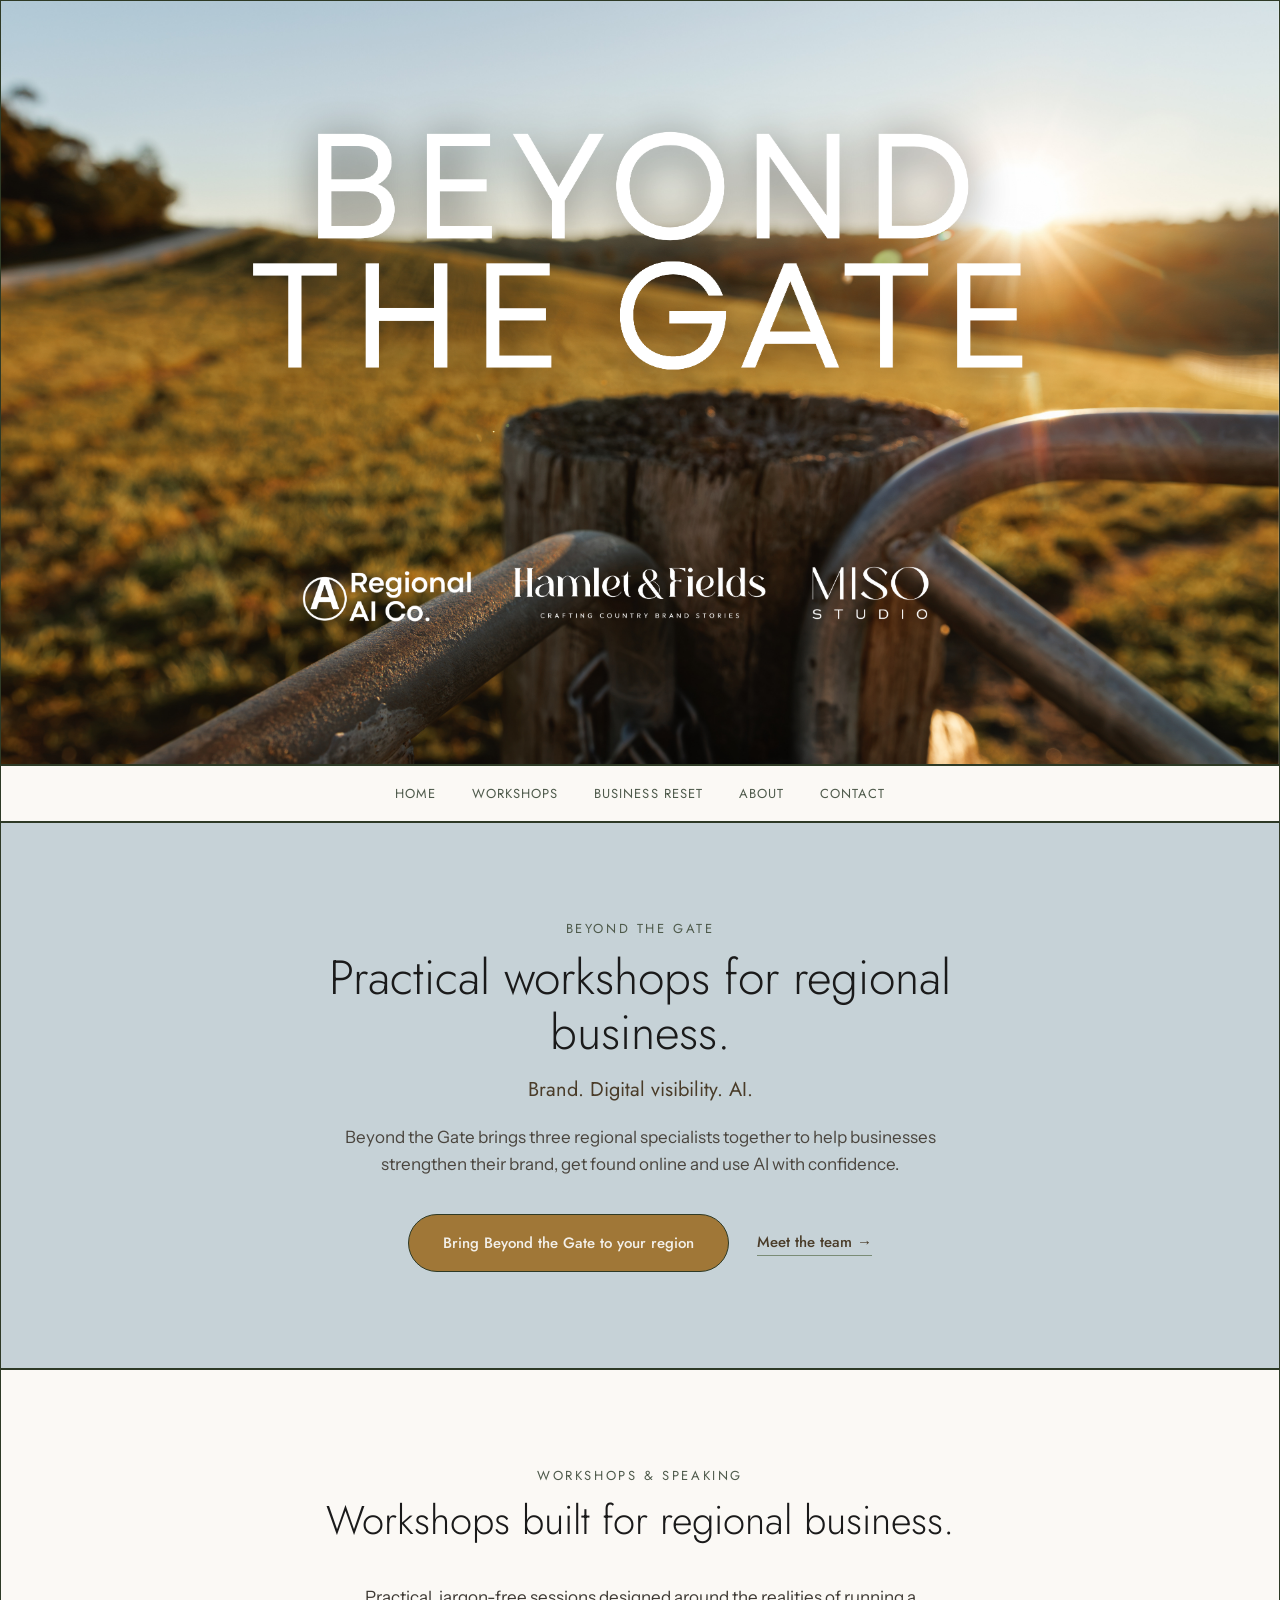
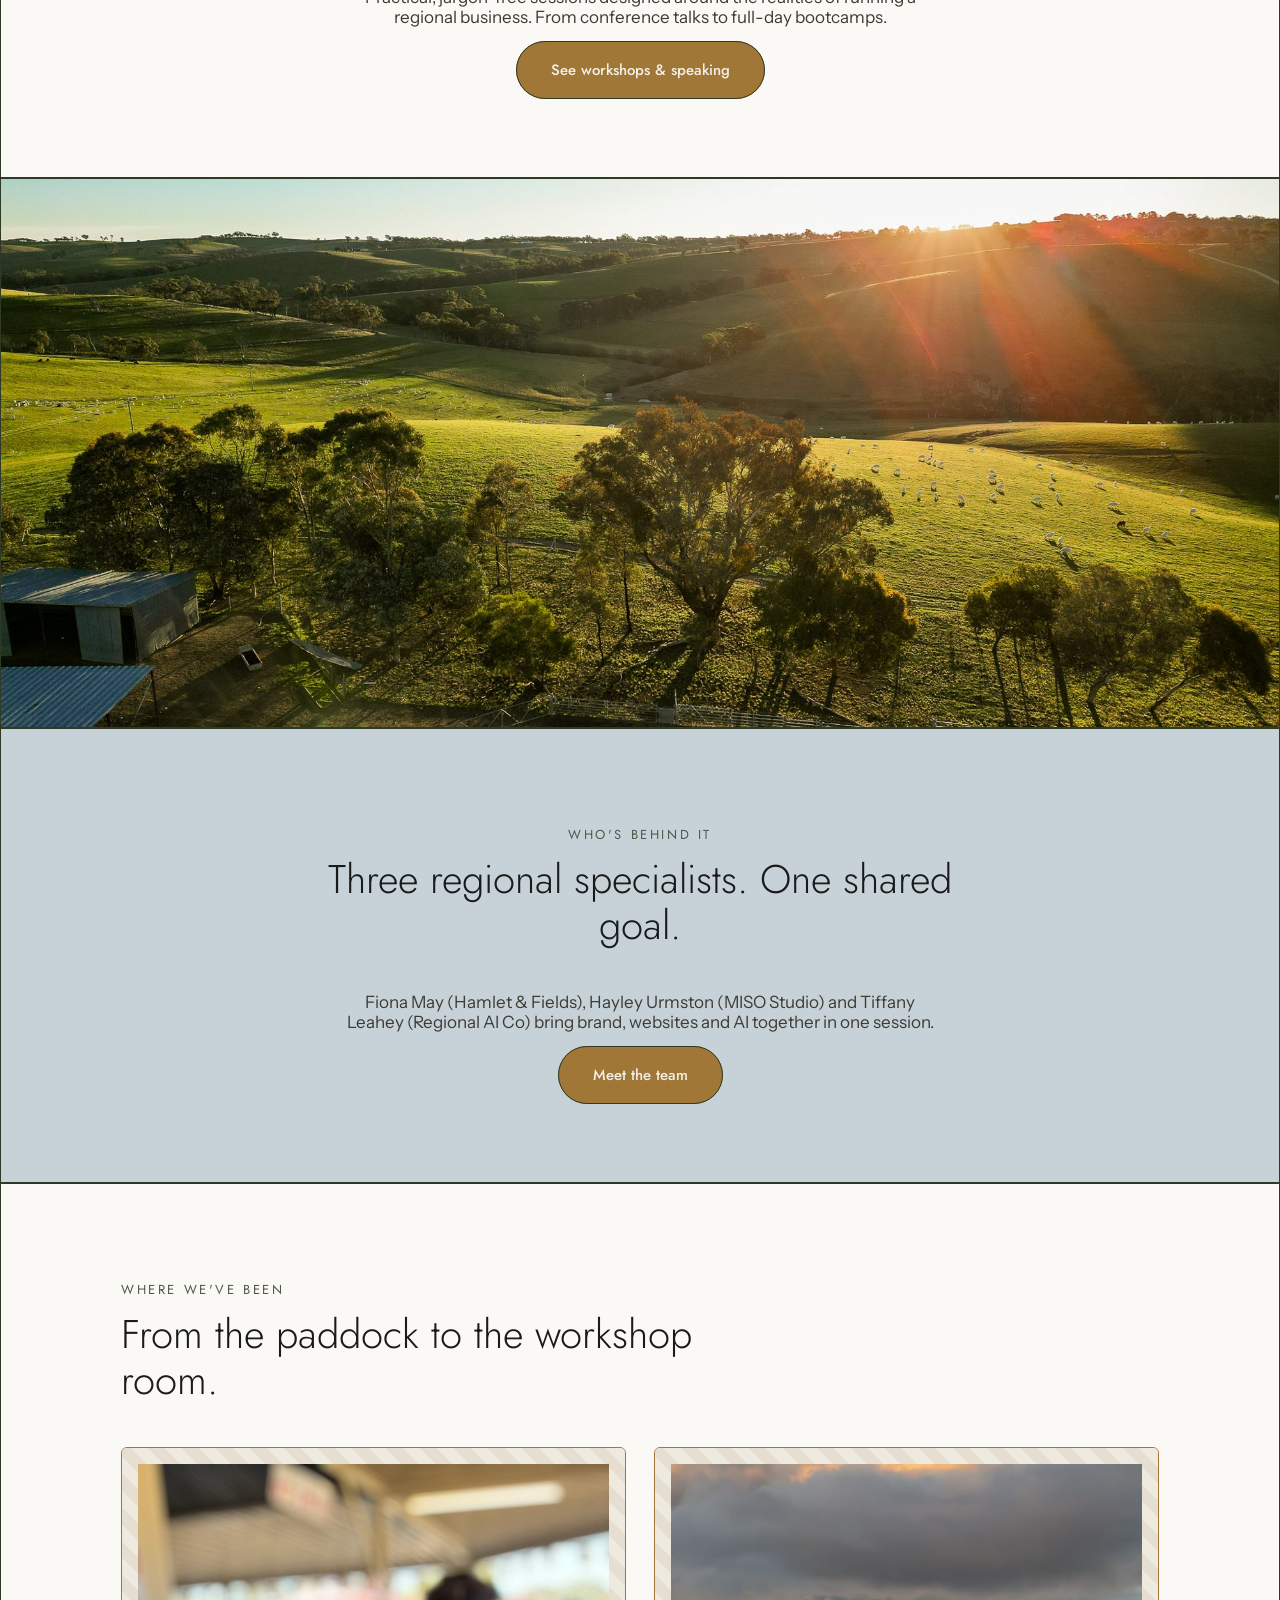
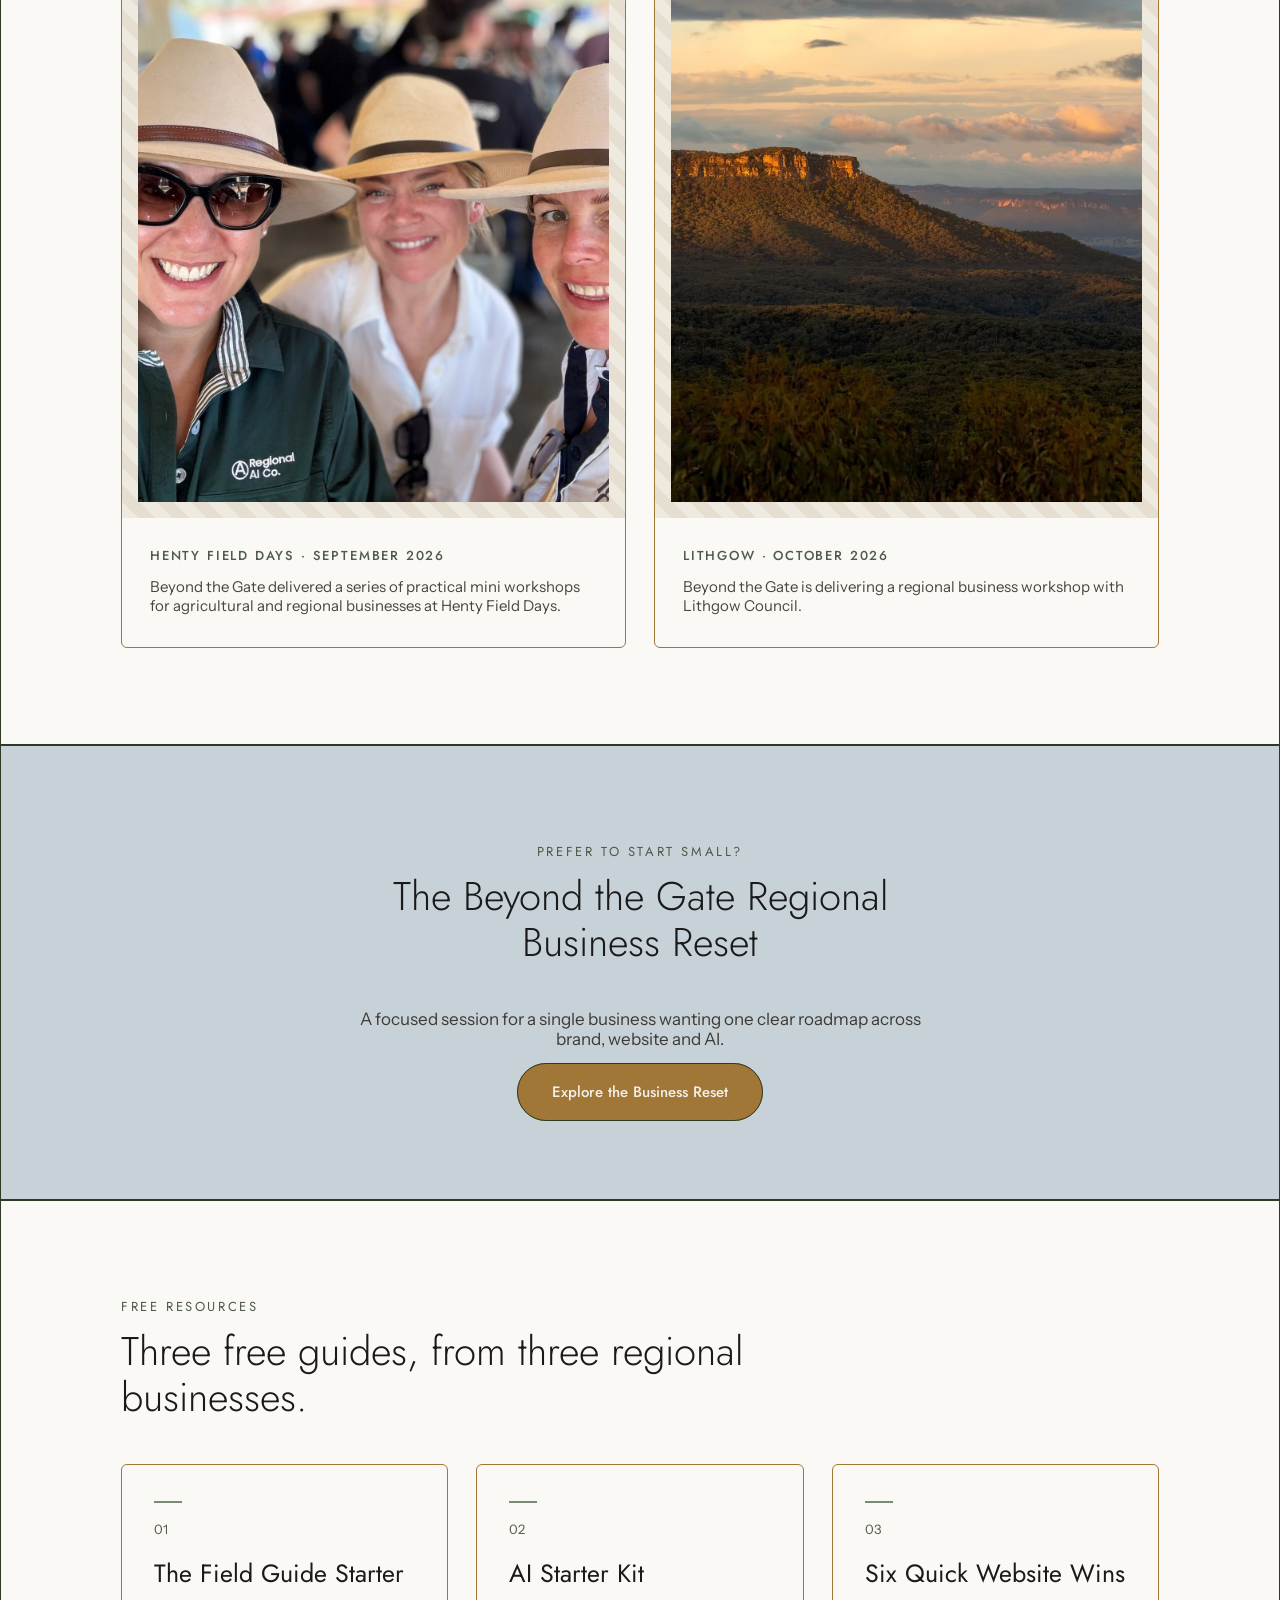
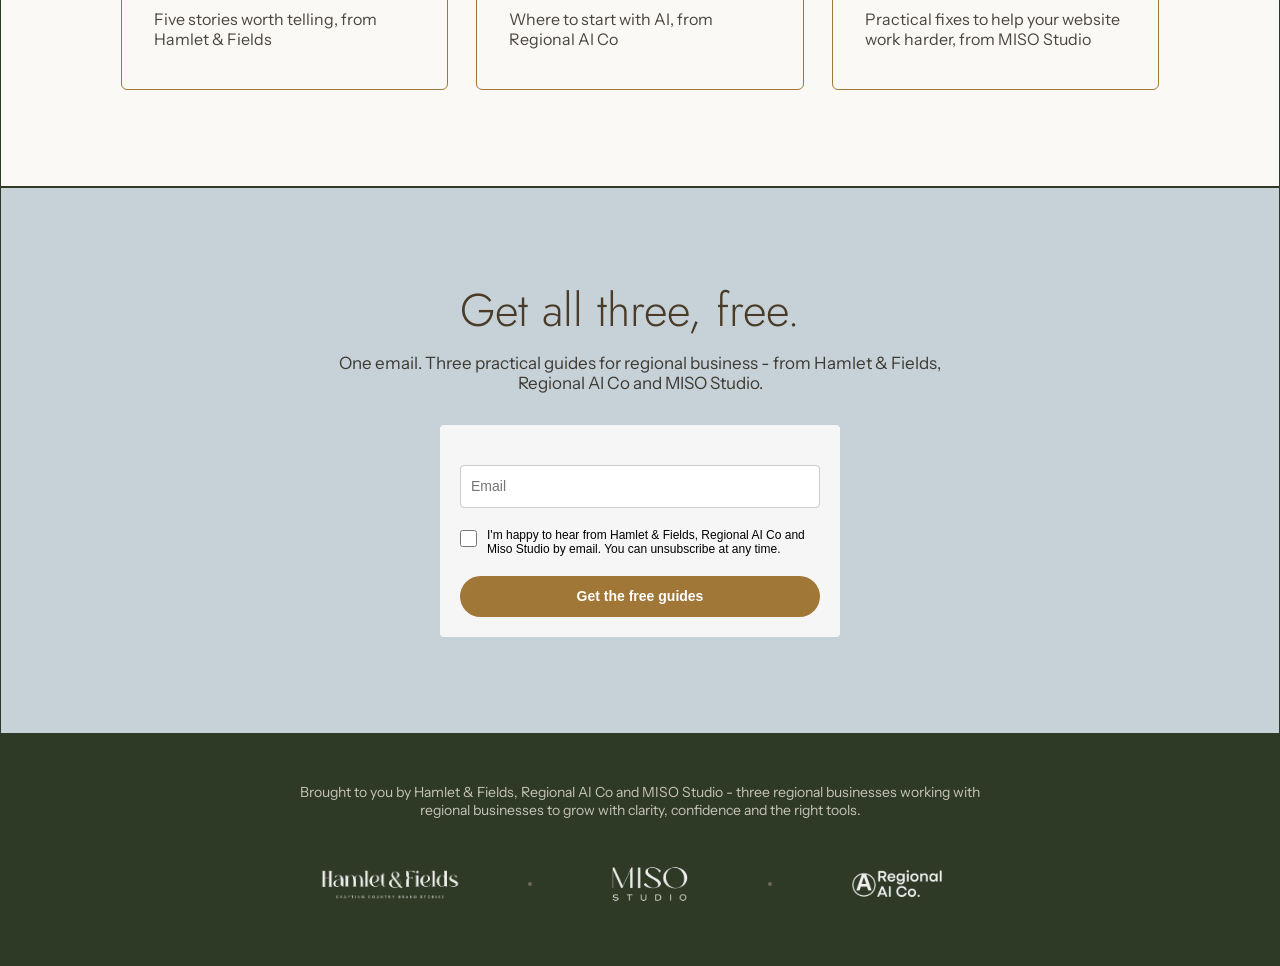
<file: index.html>
<!DOCTYPE html>
<html lang="en">
<head>
<meta charset="UTF-8">
<meta name="viewport" content="width=device-width, initial-scale=1.0">
<title>Beyond the Gate - Regional Business Workshops &amp; Speaking</title>
<meta name="description" content="Practical workshops on brand, digital visibility and AI for regional business - from Hamlet & Fields, MISO Studio and Regional AI Co. Bring Beyond the Gate to your region.">
<link rel="stylesheet" href="style.css">
<link rel="icon" href="assets/favicon.ico" sizes="any">
<link rel="icon" type="image/png" href="assets/favicon-32.png" sizes="32x32">
<link rel="apple-touch-icon" href="assets/apple-touch-icon.png">
</head>
<body>

  <a href="/">
    <section class="hero section">
      <img src="assets/hero-beyond-the-gate.png" alt="Beyond the Gate - Hamlet & Fields, Regional AI Co and MISO Studio">
    </section>
  </a>

  <nav class="mini-nav section">
    <a href="/">Home</a>
    <a href="/workshops">Workshops</a>
    <a href="/business-reset">Business Reset</a>
    <a href="/about">About</a>
    <a href="/contact">Contact</a>
  </nav>

  <section class="section-pad section" style="background:var(--cta-bg);">
    <div class="hero-copy">
      <div class="eyebrow">Beyond the Gate</div>
      <h1>Practical workshops for regional business.</h1>
      <p class="subhead">Brand. Digital visibility. AI.</p>
      <p class="body-text">Beyond the Gate brings three regional specialists together to help businesses strengthen their brand, get found online and use AI with confidence.</p>
      <div class="hero-cta-row">
        <a class="btn-ochre" href="/contact" target="_blank" rel="noopener">Bring Beyond the Gate to your region</a>
        <a class="link-arrow" href="/about">Meet the team &rarr;</a>
      </div>
    </div>
  </section>

  <section class="section-pad section" style="text-align:center;">
    <div class="eyebrow" style="justify-content:center; display:flex;">Workshops &amp; speaking</div>
    <h2 style="max-width:640px; margin-left:auto; margin-right:auto;">Workshops built for regional business.</h2>
    <p style="font-size:17px; color:var(--text-body-alt); max-width:600px; margin:0 auto 32px auto;">Practical, jargon-free sessions designed around the realities of running a regional business. From conference talks to full-day bootcamps.</p>
    <a class="btn-ochre" href="/workshops" target="_blank" rel="noopener">See workshops &amp; speaking</a>
  </section>

  <div class="photo-band section">
    <img src="assets/farm-sunrise.jpg" alt="Sunrise over rolling green farmland and a sheep yard in regional NSW">
  </div>

  <section class="section-pad section" style="background:var(--cta-bg); text-align:center;">
    <div class="eyebrow" style="justify-content:center; display:flex;">Who's behind it</div>
    <h2 style="max-width:640px; margin-left:auto; margin-right:auto;">Three regional specialists. One shared goal.</h2>
    <p style="font-size:17px; color:var(--text-body-alt); max-width:600px; margin:0 auto 32px auto;">Fiona May (Hamlet &amp; Fields), Hayley Urmston (MISO Studio) and Tiffany Leahey (Regional AI Co) bring brand, websites and AI together in one session.</p>
    <a class="btn-ochre" href="/about" target="_blank" rel="noopener">Meet the team</a>
  </section>

  <section id="proof" class="section-pad section">
    <div class="eyebrow">Where we've been</div>
    <h2>From the paddock to the workshop room.</h2>
    <div class="card-grid">
      <div class="proof-card">
        <div class="proof-image"><img src="assets/henty-field-days.jpg" alt="Fiona May, Tiffany Leahey and Hayley Urmston at Henty Field Days"></div>
        <div class="proof-body">
          <div class="biz-label">Henty Field Days &middot; September 2026</div>
          <p>Beyond the Gate delivered a series of practical mini workshops for agricultural and regional businesses at Henty Field Days.</p>
        </div>
      </div>
      <div class="proof-card">
        <div class="proof-image"><img src="assets/lithgow.jpg" alt="Blue Mountains escarpment near Lithgow" style="object-position: 15% center;"></div>
        <div class="proof-body">
          <div class="biz-label">Lithgow &middot; October 2026</div>
          <p>Beyond the Gate is delivering a regional business workshop with Lithgow Council.</p>
        </div>
      </div>
    </div>
  </section>

  <section class="section-pad section" style="background:var(--cta-bg); text-align:center;">
    <div class="eyebrow" style="justify-content:center; display:flex;">Prefer to start small?</div>
    <h2 style="max-width:640px; margin-left:auto; margin-right:auto;">The Beyond the Gate Regional Business Reset</h2>
    <p style="font-size:17px; color:var(--text-body-alt); max-width:600px; margin:0 auto 32px auto;">A focused session for a single business wanting one clear roadmap across brand, website and AI.</p>
    <a class="btn-ochre" href="/business-reset" target="_blank" rel="noopener">Explore the Business Reset</a>
  </section>

  <section class="section-pad section">
    <div class="eyebrow">Free resources</div>
    <h2>Three free guides, from three regional businesses.</h2>
    <div class="card-grid">
      <div class="guide-card">
        <div class="tick"></div>
        <div class="card-num">01</div>
        <h3>The Field Guide Starter</h3>
        <p>Five stories worth telling, from Hamlet &amp; Fields</p>
      </div>
      <div class="guide-card">
        <div class="tick"></div>
        <div class="card-num">02</div>
        <h3>AI Starter Kit</h3>
        <p>Where to start with AI, from Regional AI Co</p>
      </div>
      <div class="guide-card">
        <div class="tick"></div>
        <div class="card-num">03</div>
        <h3>Six Quick Website Wins</h3>
        <p>Practical fixes to help your website work harder, from MISO Studio</p>
      </div>
    </div>
  </section>

  <section class="capture section">
    <div class="capture-inner">
      <h2>Get all three, free.</h2>
      <p>One email. Three practical guides for regional business - from Hamlet &amp; Fields, Regional AI Co and MISO Studio.</p>

      <!-- MAILERLITE EMBED -->
      <style type="text/css">@import url("https://assets.mlcdn.com/fonts.css?version=1788452");</style>
      <style type="text/css">
        .ml-form-embedSubmitLoad { display: inline-block; width: 20px; height: 20px; }
        .sr-only { position: absolute; width: 1px; height: 1px; padding: 0; margin: -1px; overflow: hidden; clip: rect(0,0,0,0); border: 0; }
        .ml-form-embedSubmitLoad:after {
          content: " "; display: block; width: 11px; height: 11px; margin: 1px; border-radius: 50%;
          border: 4px solid #fff; border-color: #ffffff #ffffff #ffffff transparent;
          animation: ml-form-embedSubmitLoad 1.2s linear infinite;
        }
        @keyframes ml-form-embedSubmitLoad { 0% { transform: rotate(0deg); } 100% { transform: rotate(360deg); } }
        #mlb2-45639602.ml-form-embedContainer { box-sizing: border-box; display: table; margin: 0 auto; position: static; width: 100% !important; }
        #mlb2-45639602.ml-form-embedContainer h4, #mlb2-45639602.ml-form-embedContainer p,
        #mlb2-45639602.ml-form-embedContainer span, #mlb2-45639602.ml-form-embedContainer button {
          text-transform: none !important; letter-spacing: normal !important;
        }
        #mlb2-45639602.ml-form-embedContainer .ml-form-embedWrapper {
          background-color: #f6f6f6; border-width: 0px; border-color: transparent; border-radius: 4px;
          border-style: solid; box-sizing: border-box; display: inline-block !important; margin: 0; padding: 0; position: relative;
        }
        #mlb2-45639602.ml-form-embedContainer .ml-form-embedWrapper.embedForm { max-width: 400px; width: 100%; }
        #mlb2-45639602.ml-form-embedContainer .ml-form-align-center { text-align: center; }
        #mlb2-45639602.ml-form-embedContainer .ml-form-embedWrapper .ml-form-embedBody,
        #mlb2-45639602.ml-form-embedContainer .ml-form-embedWrapper .ml-form-successBody { padding: 20px 20px 0 20px; }
        #mlb2-45639602.ml-form-embedContainer .ml-form-embedWrapper .ml-form-embedBody .ml-form-embedContent,
        #mlb2-45639602.ml-form-embedContainer .ml-form-embedWrapper .ml-form-successBody .ml-form-successContent { text-align: left; margin: 0 0 20px 0; }
        #mlb2-45639602.ml-form-embedContainer .ml-form-embedWrapper .ml-form-embedBody .ml-form-embedContent h4,
        #mlb2-45639602.ml-form-embedContainer .ml-form-embedWrapper .ml-form-successBody .ml-form-successContent h4 {
          color: #000000; font-family: 'Open Sans', Arial, Helvetica, sans-serif; font-size: 30px; font-weight: 400;
          margin: 0 0 10px 0; text-align: left; word-break: break-word;
        }
        #mlb2-45639602.ml-form-embedContainer .ml-form-embedWrapper .ml-form-embedBody .ml-form-embedContent p,
        #mlb2-45639602.ml-form-embedContainer .ml-form-embedWrapper .ml-form-successBody .ml-form-successContent p {
          color: #000000; font-family: 'Open Sans', Arial, Helvetica, sans-serif; font-size: 14px; font-weight: 400;
          line-height: 20px; margin: 0 0 10px 0; text-align: left;
        }
        #mlb2-45639602.ml-form-embedContainer .ml-form-embedWrapper .ml-block-form .ml-field-group { text-align: left!important; }
        #mlb2-45639602.ml-form-embedContainer .ml-form-embedWrapper .ml-form-embedBody form { margin: 0; width: 100%; }
        #mlb2-45639602.ml-form-embedContainer .ml-form-embedWrapper .ml-form-embedBody .ml-form-formContent { margin: 0 0 20px 0; width: 100%; }
        #mlb2-45639602.ml-form-embedContainer .ml-form-embedWrapper .ml-form-embedBody .ml-form-fieldRow { margin: 0 0 10px 0; width: 100%; }
        #mlb2-45639602.ml-form-embedContainer .ml-form-embedWrapper .ml-form-embedBody .ml-form-fieldRow.ml-last-item { margin: 0; }
        #mlb2-45639602.ml-form-embedContainer .ml-form-embedWrapper .ml-form-embedBody .ml-form-fieldRow input {
          background-color: #ffffff !important; color: #333333 !important; border-color: #cccccc; border-radius: 4px !important;
          border-style: solid !important; border-width: 1px !important; font-family: 'Open Sans', Arial, Helvetica, sans-serif;
          font-size: 14px !important; line-height: 21px !important; margin: 0; padding: 10px 10px !important;
          width: 100% !important; box-sizing: border-box !important; max-width: 100% !important;
        }
        #mlb2-45639602.ml-form-embedContainer .ml-form-embedWrapper .ml-form-embedBody .ml-form-checkboxRow {
          margin: 0 0 20px 0; width: 100%; float: left;
        }
        #mlb2-45639602.ml-form-embedContainer .ml-form-embedWrapper .ml-form-embedBody .ml-form-checkboxRow input[type="checkbox"] {
          width: 17px; height: 17px; margin: 2px 10px 0 0; flex-shrink: 0; cursor: pointer;
        }
        #mlb2-45639602.ml-form-embedContainer .ml-form-embedWrapper .ml-form-embedBody .ml-form-checkboxRow label {
          font-weight: normal; margin: 0; padding: 0; position: relative; display: flex; align-items: flex-start;
        }
        #mlb2-45639602.ml-form-embedContainer .ml-form-embedWrapper .ml-form-embedBody .ml-form-checkboxRow .label-description {
          color: #000000; display: block; font-family: 'Open Sans', Arial, Helvetica, sans-serif; font-size: 12px;
          text-align: left; margin-bottom: 0; position: relative; vertical-align: top;
        }
        #mlb2-45639602.ml-form-embedContainer .ml-form-embedWrapper .ml-form-embedBody .ml-form-checkboxRow label p {
          color: #000000 !important; font-family: 'Open Sans', Arial, Helvetica, sans-serif !important; font-size: 12px !important;
          font-weight: normal !important; line-height: 18px !important; padding: 0 !important; margin: 0 5px 0 0 !important;
        }
        #mlb2-45639602.ml-form-embedContainer .ml-form-embedWrapper .ml-form-embedBody .ml-form-embedSubmit { margin: 0 0 20px 0; float: left; width: 100%; }
        #mlb2-45639602.ml-form-embedContainer .ml-form-embedWrapper .ml-form-embedBody .ml-form-embedSubmit button {
          background-color: #A07737 !important; border: none !important; border-radius: 999px !important; box-shadow: none !important;
          color: #ffffff !important; cursor: pointer; font-family: 'Open Sans', Arial, Helvetica, sans-serif !important;
          font-size: 14px !important; font-weight: 700 !important; line-height: 21px !important; height: auto;
          padding: 10px !important; width: 100% !important; box-sizing: border-box !important;
        }
        #mlb2-45639602.ml-form-embedContainer .ml-form-embedWrapper .ml-form-embedBody .ml-form-embedSubmit button.loading { display: none; }
        #mlb2-45639602.ml-form-embedContainer .ml-form-embedWrapper .ml-form-embedBody .ml-form-embedSubmit button:hover { background-color: #322617 !important; }
        .ml-error input, .ml-error textarea, .ml-error select { border-color: red!important; }
        .ml-error .label-description, .ml-error .label-description p, .ml-error label:first-child { color: #ff0000 !important; }
        @media only screen and (max-width: 400px){ .ml-form-embedWrapper.embedDefault, .ml-form-embedWrapper.embedPopup { width: 100%!important; } }
      </style>

      <div id="mlb2-45639602" class="ml-form-embedContainer ml-subscribe-form ml-subscribe-form-45639602">
        <div class="ml-form-align-center ">
          <div class="ml-form-embedWrapper embedForm">
            <div class="ml-form-embedBody ml-form-embedBodyDefault row-form">
              <div class="ml-form-embedContent" style=" "></div>
              <form class="ml-block-form" action="https://assets.mailerlite.com/jsonp/2579833/forms/197926075433485574/subscribe" data-code="" method="post" target="_blank">
                <div class="ml-form-formContent">
                  <div class="ml-form-fieldRow ml-last-item">
                    <div class="ml-field-group ml-field-email ml-validate-email ml-validate-required">
                      <input aria-label="email" aria-required="true" type="email" class="form-control" data-inputmask="" name="fields[email]" placeholder="Email" autocomplete="email">
                    </div>
                  </div>
                </div>

                <div class="ml-form-checkboxRow">
                  <label class="checkbox">
                    <input type="checkbox" name="fields[consent]">
                    <span class="label-description">I'm happy to hear from Hamlet &amp; Fields, Regional AI Co and Miso Studio by email. You can unsubscribe at any time.</span>
                  </label>
                </div>

                <input type="hidden" name="ml-submit" value="1">

                <div class="ml-form-embedSubmit">
                  <button type="submit" class="primary">Get the free guides</button>
                  <button disabled="disabled" style="display: none;" type="button" class="loading">
                    <div class="ml-form-embedSubmitLoad"></div>
                    <span class="sr-only">Loading...</span>
                  </button>
                </div>

                <input type="hidden" name="anticsrf" value="true">
              </form>
            </div>

            <div class="ml-form-successBody row-success" style="display: none">
              <div class="ml-form-successContent">
                <h4>Thank you!</h4>
                <p>You have successfully joined our subscriber list.</p>
              </div>
            </div>
          </div>
        </div>
      </div>

      <script>
        function ml_webform_success_45639602() {
          try {
            window.top.location.href = 'https://beyondthegate.au/thank-you';
          } catch (e) {
            window.location.href = 'https://beyondthegate.au/thank-you';
          }
        }
      </script>
      <script src="https://groot.mailerlite.com/js/w/webforms.min.js?v83147fa8ce2d95cb73ece7f28b469519" type="text/javascript"></script>
      <script>fetch("https://assets.mailerlite.com/jsonp/2579833/forms/197926075433485574/takel")</script>
      <!-- /MAILERLITE EMBED -->
    </div>
  </section>

  <footer class="footer section">
    <div class="footer-copy">Brought to you by Hamlet &amp; Fields, Regional AI Co and MISO Studio - three regional businesses working with regional businesses to grow with clarity, confidence and the right tools.</div>
    <div class="footer-logos">
      <a href="https://hamletandfields.au/" target="_blank" rel="noopener"><img class="logo-hf" src="assets/logo-hamlet-fields.png" alt="Hamlet & Fields"></a>
      <span class="dot"></span>
      <a href="https://www.miso-studio.au/" target="_blank" rel="noopener"><img class="logo-miso" src="assets/logo-miso.png" alt="MISO Studio"></a>
      <span class="dot"></span>
      <a href="https://regionalaico.com.au/" target="_blank" rel="noopener"><img class="logo-rai" src="assets/logo-regionalai.png" alt="Regional AI Co."></a>
    </div>
  </footer>

</body>
</html>
</file>
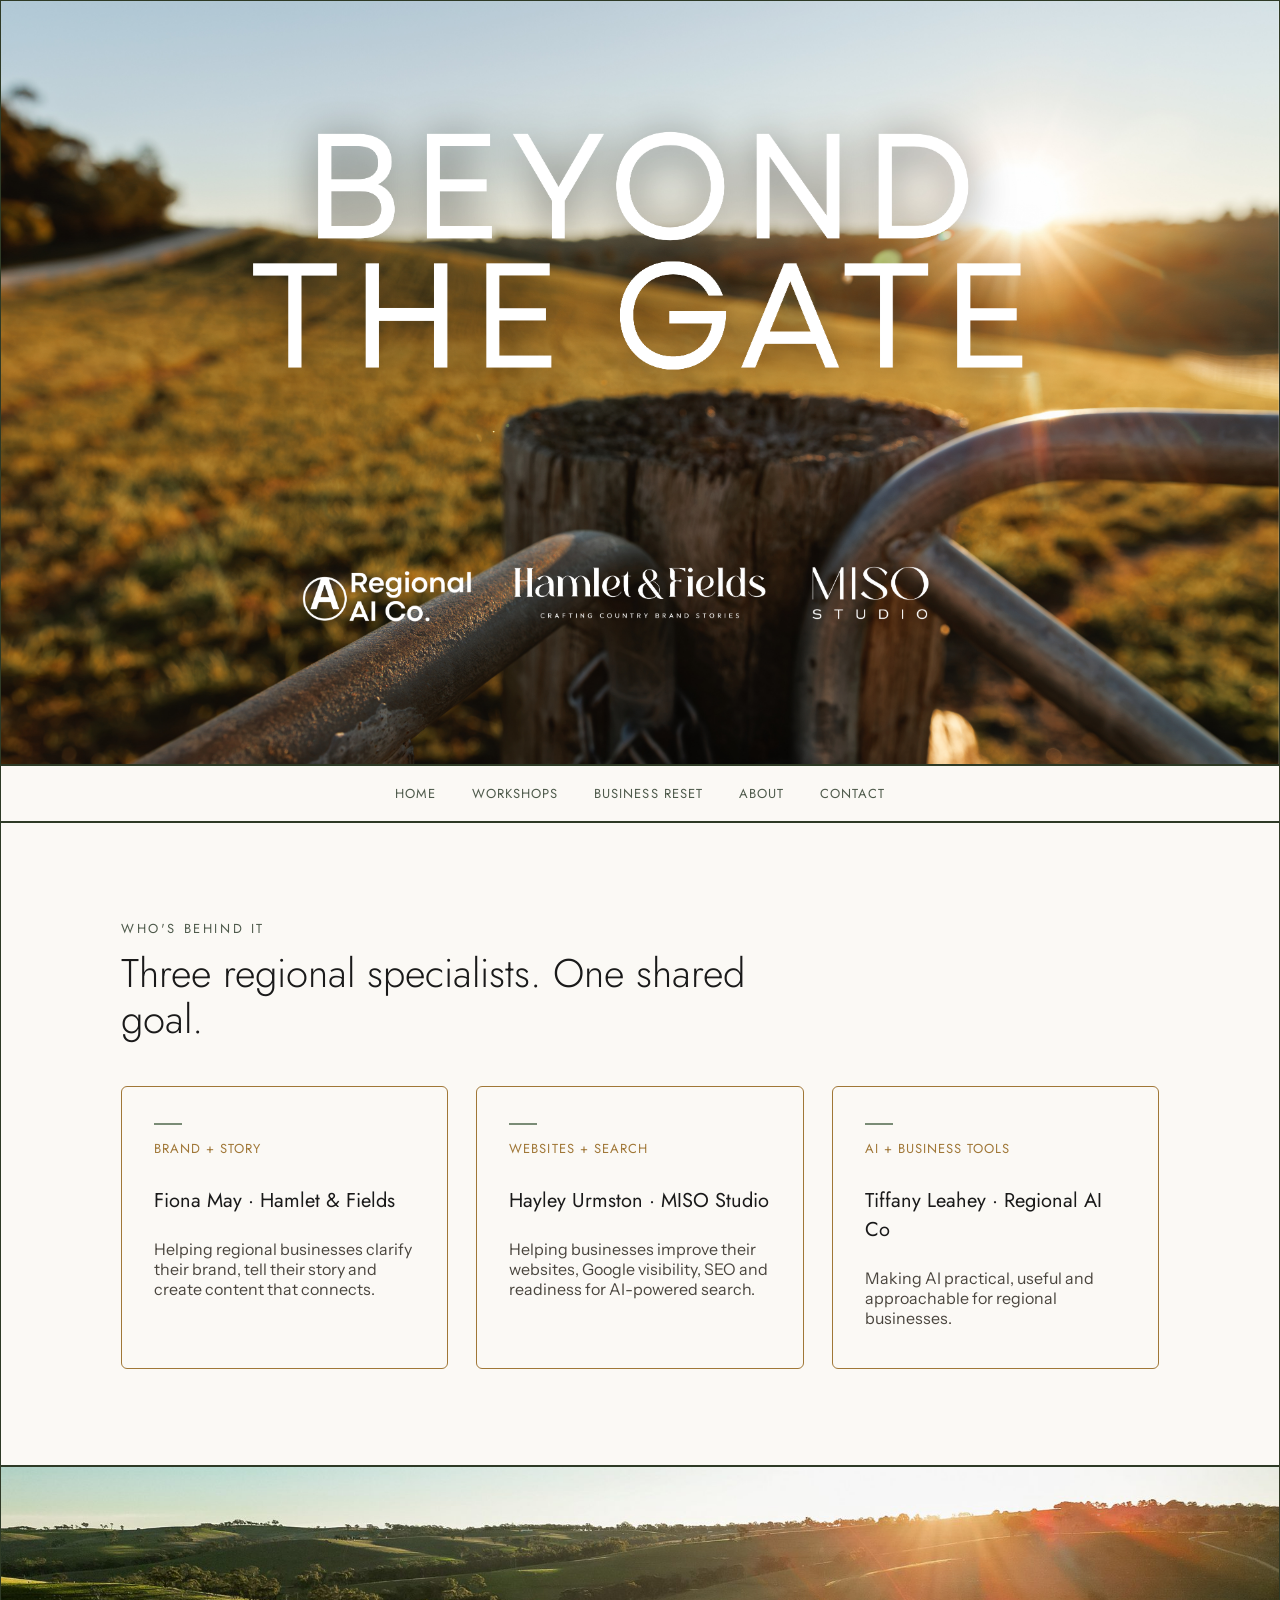
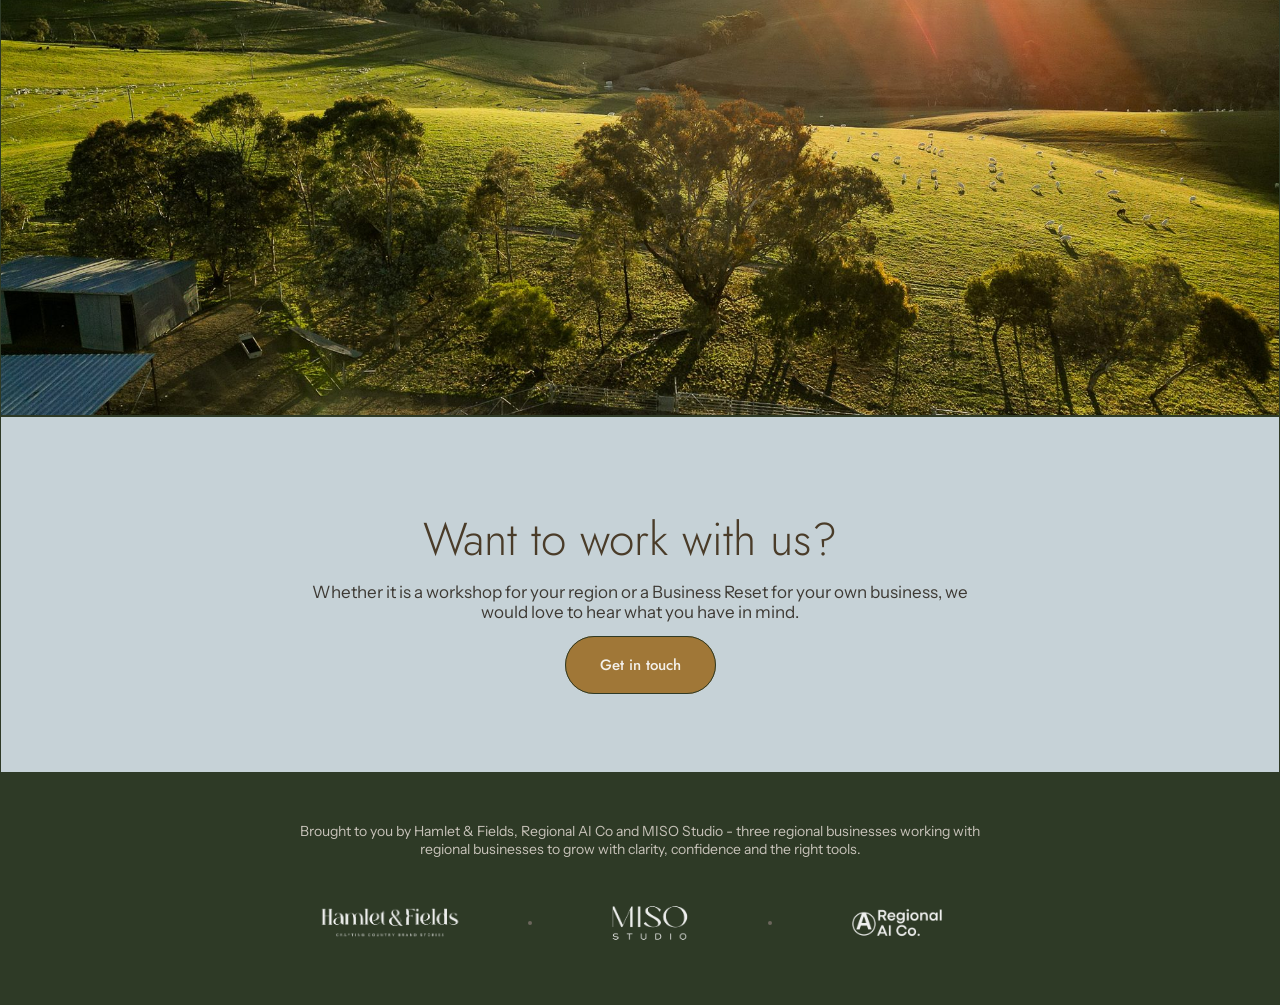
<file: about.html>
<!DOCTYPE html>
<html lang="en">
<head>
<meta charset="UTF-8">
<meta name="viewport" content="width=device-width, initial-scale=1.0">
<title>About - Beyond the Gate</title>
<meta name="description" content="Meet the three regional specialists behind Beyond the Gate: Fiona May, Hayley Urmston and Tiffany Leahey.">
<link rel="stylesheet" href="style.css">
<link rel="icon" href="assets/favicon.ico" sizes="any">
<link rel="icon" type="image/png" href="assets/favicon-32.png" sizes="32x32">
<link rel="apple-touch-icon" href="assets/apple-touch-icon.png">
</head>
<body>

  <a href="/">
    <section class="hero section">
      <img src="assets/hero-beyond-the-gate.png" alt="Beyond the Gate - Hamlet & Fields, Regional AI Co and MISO Studio">
    </section>
  </a>

  <nav class="mini-nav section">
    <a href="/">Home</a>
    <a href="/workshops">Workshops</a>
    <a href="/business-reset">Business Reset</a>
    <a href="/about">About</a>
    <a href="/contact">Contact</a>
  </nav>

    <section class="section-pad section">
    <div class="eyebrow">Who's behind it</div>
    <h2>Three regional specialists. One shared goal.</h2>
    <div class="card-grid">
      <div class="guide-card specialist-card">
        <div class="tick"></div>
        <span class="sub">Brand + Story</span>
        <h3>Fiona May &middot; Hamlet &amp; Fields</h3>
        <p>Helping regional businesses clarify their brand, tell their story and create content that connects.</p>
      </div>
      <div class="guide-card specialist-card">
        <div class="tick"></div>
        <span class="sub">Websites + Search</span>
        <h3>Hayley Urmston &middot; MISO Studio</h3>
        <p>Helping businesses improve their websites, Google visibility, SEO and readiness for AI-powered search.</p>
      </div>
      <div class="guide-card specialist-card">
        <div class="tick"></div>
        <span class="sub">AI + Business Tools</span>
        <h3>Tiffany Leahey &middot; Regional AI Co</h3>
        <p>Making AI practical, useful and approachable for regional businesses.</p>
      </div>
    </div>
  </section>

  <div class="photo-band section">
    <img src="assets/farm-sunrise.jpg" alt="Sunrise over rolling green farmland and a sheep yard in regional NSW">
  </div>

  <section class="capture section" style="background:var(--cta-bg);">
    <div class="capture-inner">
      <h2>Want to work with us?</h2>
      <p>Whether it is a workshop for your region or a Business Reset for your own business, we would love to hear what you have in mind.</p>
      <a class="btn-ochre" href="/contact" target="_blank" rel="noopener">Get in touch</a>
    </div>
  </section>

<footer class="footer section">
    <div class="footer-copy">Brought to you by Hamlet &amp; Fields, Regional AI Co and MISO Studio - three regional businesses working with regional businesses to grow with clarity, confidence and the right tools.</div>
    <div class="footer-logos">
      <a href="https://hamletandfields.au/" target="_blank" rel="noopener"><img class="logo-hf" src="assets/logo-hamlet-fields.png" alt="Hamlet & Fields"></a>
      <span class="dot"></span>
      <a href="https://www.miso-studio.au/" target="_blank" rel="noopener"><img class="logo-miso" src="assets/logo-miso.png" alt="MISO Studio"></a>
      <span class="dot"></span>
      <a href="https://regionalaico.com.au/" target="_blank" rel="noopener"><img class="logo-rai" src="assets/logo-regionalai.png" alt="Regional AI Co."></a>
    </div>
  </footer>

</body>
</html>
</file>
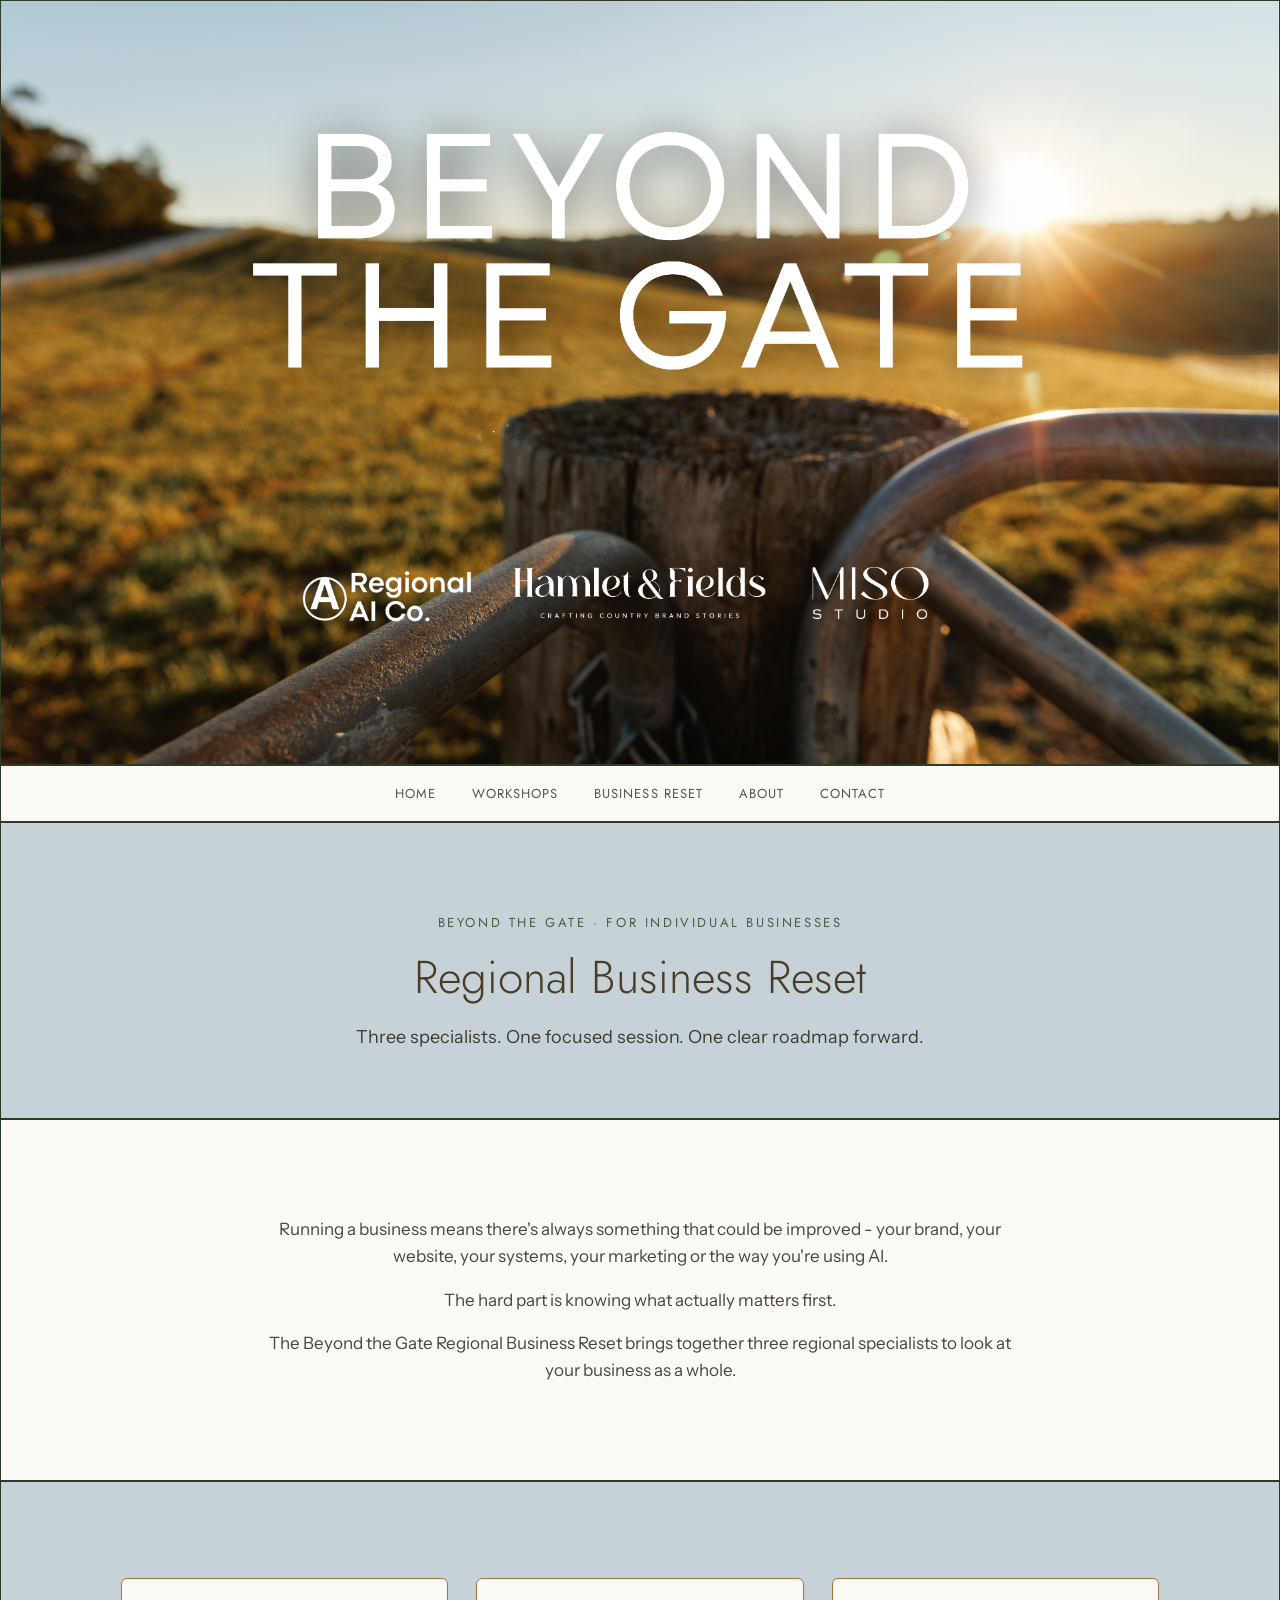
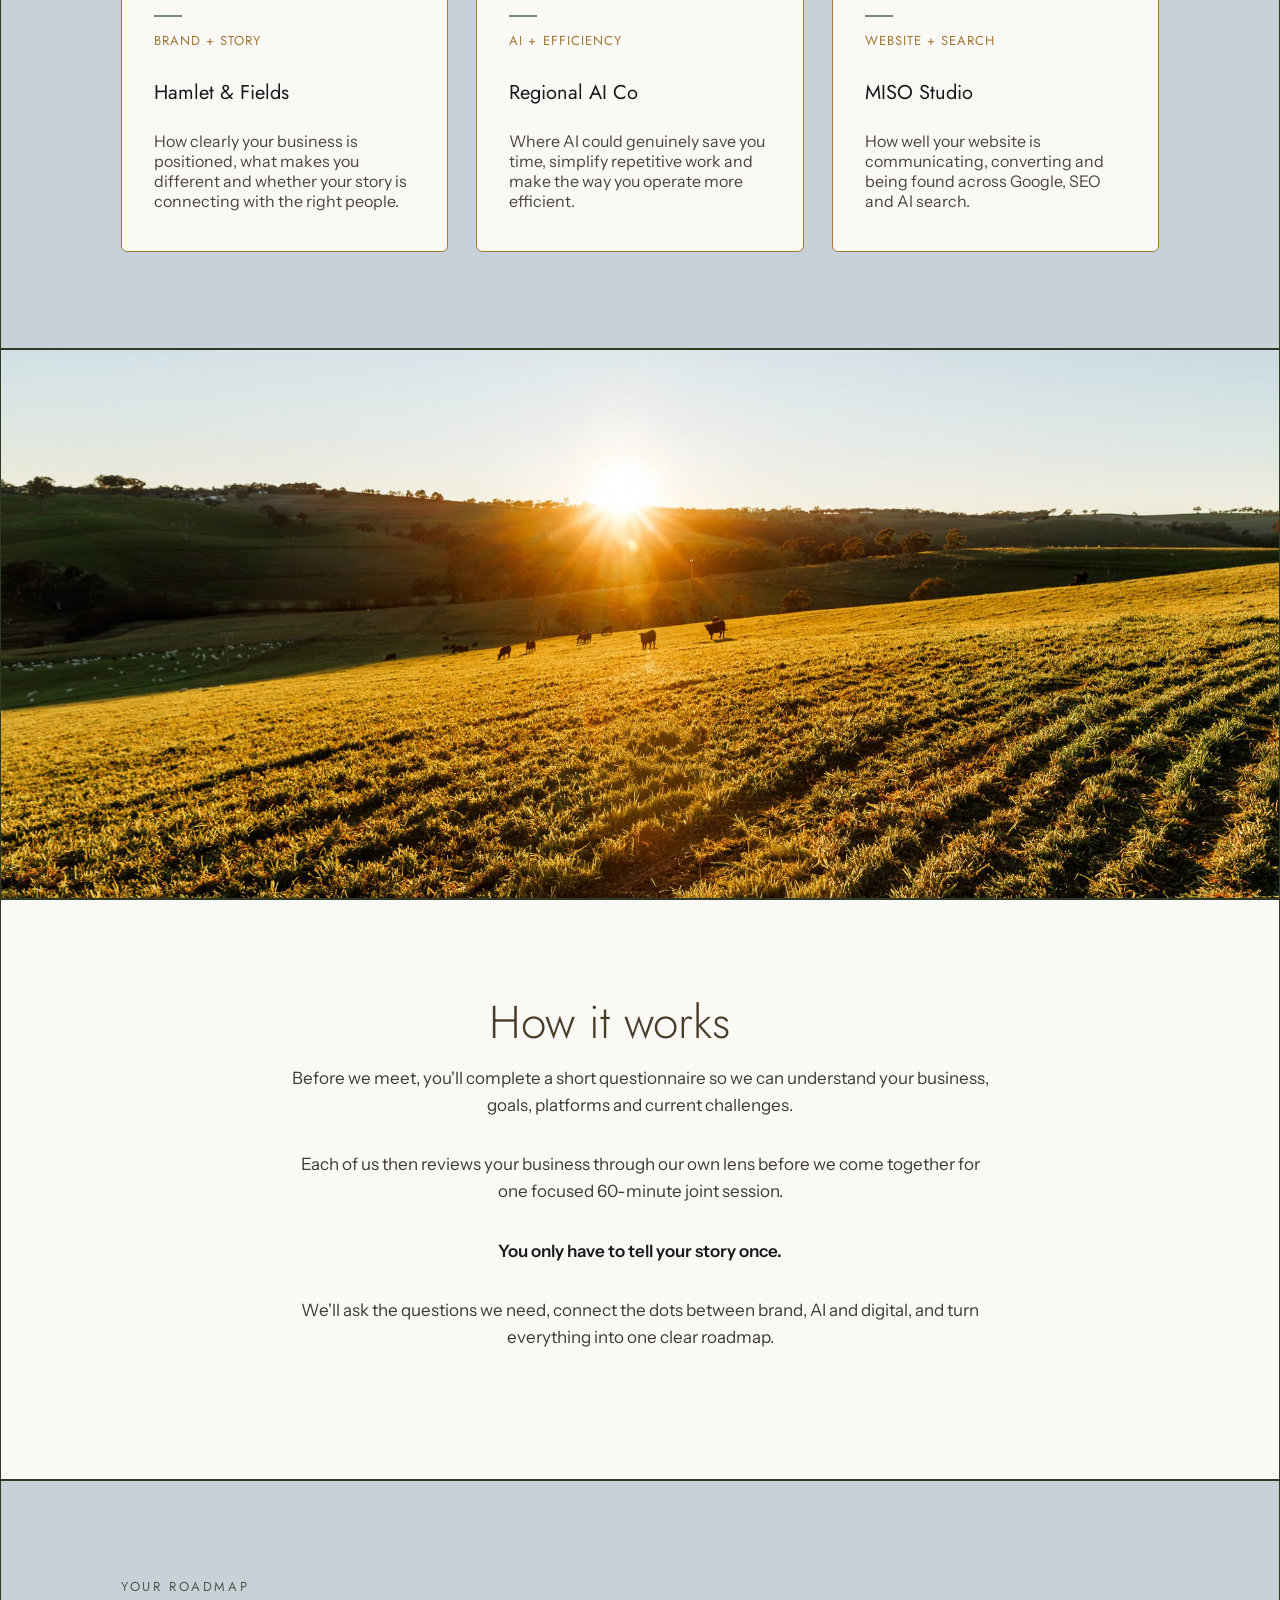
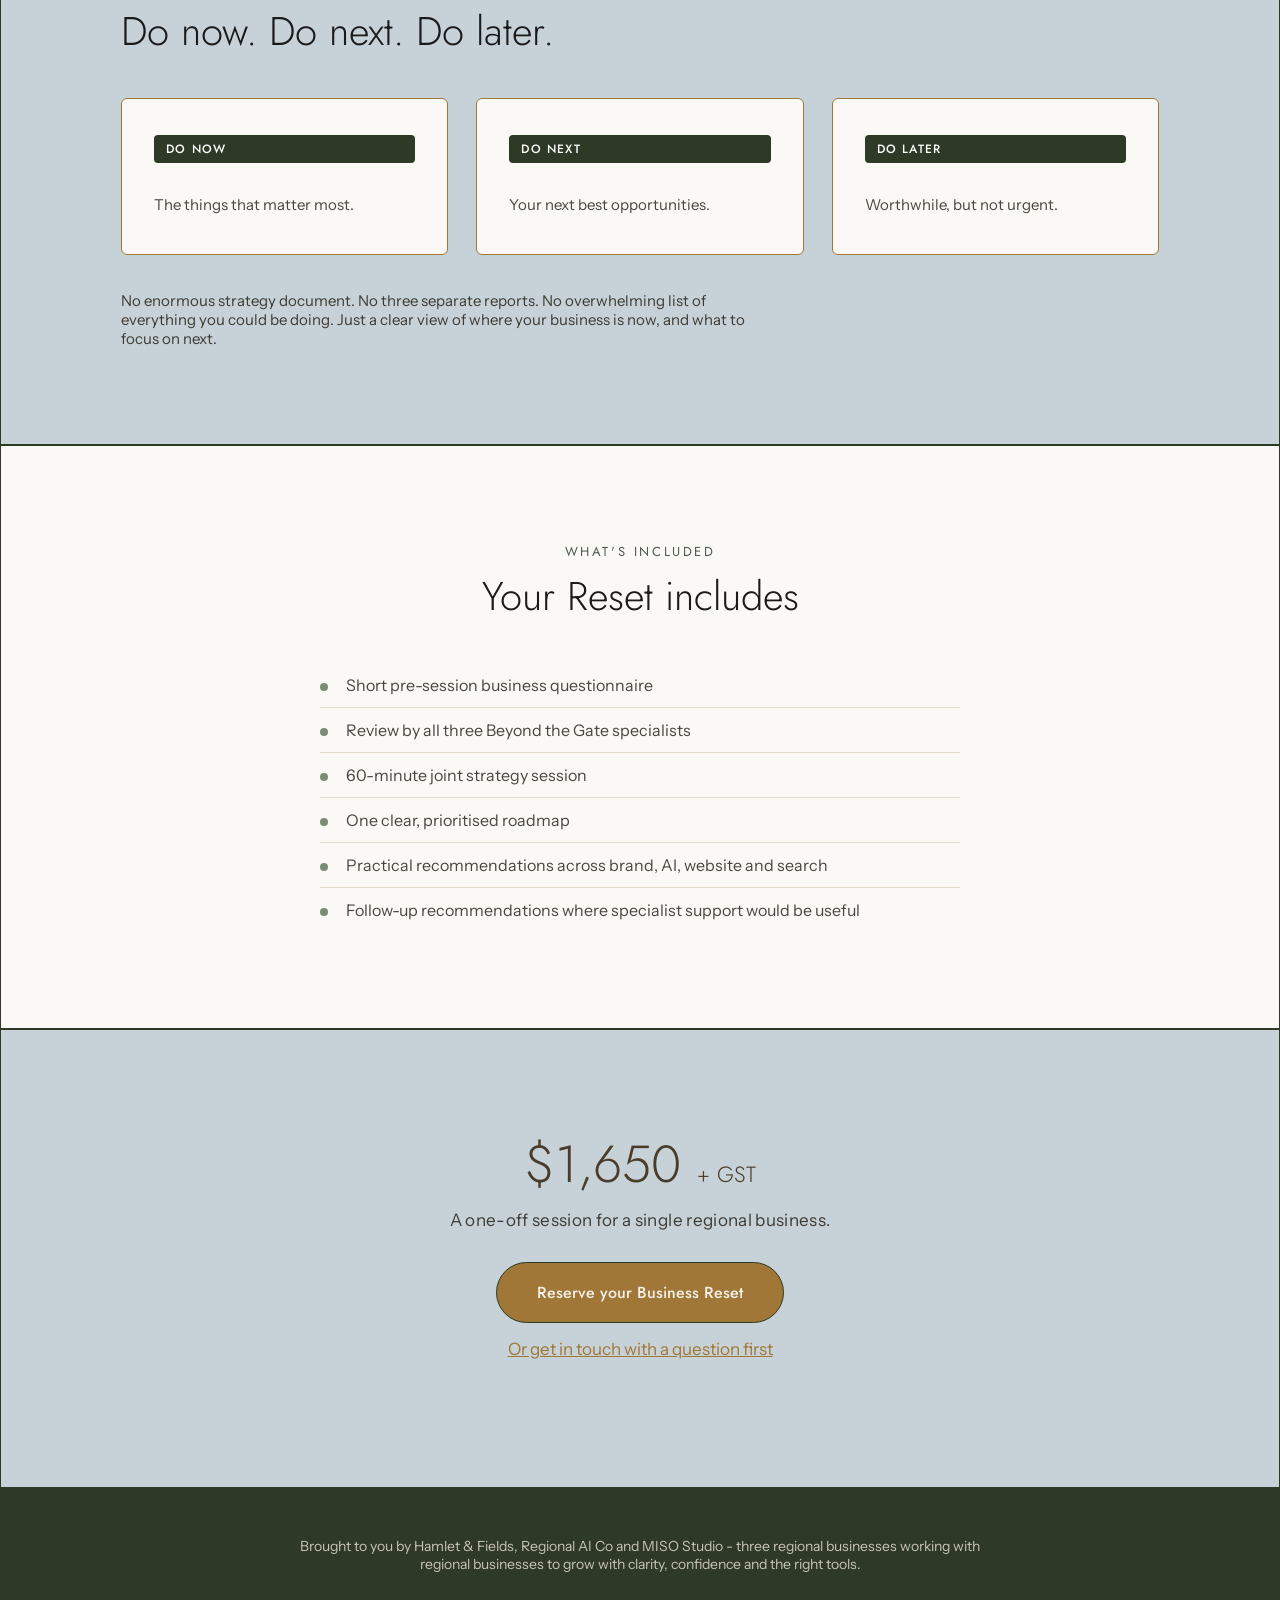
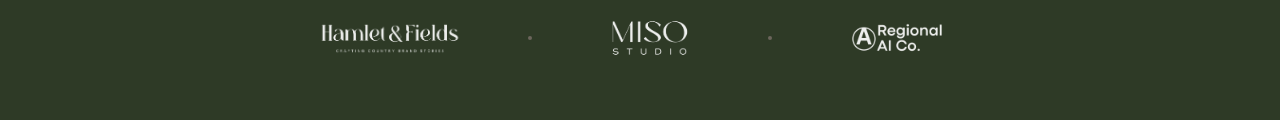
<file: business-reset.html>
<!DOCTYPE html>
<html lang="en">
<head>
<meta charset="UTF-8">
<meta name="viewport" content="width=device-width, initial-scale=1.0">
<title>Regional Business Reset - Beyond the Gate</title>
<meta name="description" content="A focused session with three regional specialists - brand, website and AI - for a business wanting one clear roadmap forward.">
<link rel="stylesheet" href="style.css">
<link rel="icon" href="assets/favicon.ico" sizes="any">
<link rel="icon" type="image/png" href="assets/favicon-32.png" sizes="32x32">
<link rel="apple-touch-icon" href="assets/apple-touch-icon.png">
<style>
  .reset-hero {
    background: var(--cta-bg);
    text-align: center;
    padding: 90px 24px 70px;
  }
  .reset-hero .eyebrow { justify-content: center; display: flex; }
  .reset-hero h1 {
    font-family: 'Jost', sans-serif;
    font-weight: 300;
    font-size: 46px;
    color: var(--cta-heading);
    margin: 8px 0 16px 0;
  }
  .reset-hero p {
    font-size: 18px;
    color: var(--text-body-alt);
    max-width: 640px;
    margin: 0 auto;
  }
  .intro-block { max-width: 760px; margin: 0 auto; text-align: center; }
  .intro-block p { font-size: 17px; line-height: 1.6; color: var(--text-body); margin: 0 0 16px 0; }
  .intro-block p:last-child { margin: 0; }
  .how-block { max-width: 700px; margin: 0 auto; text-align: center; }
  .how-block p { font-size: 17px; line-height: 1.6; color: var(--text-body); margin: 0 0 16px 0; }
  .how-block p.emph { font-weight: 600; color: var(--text-dark); }
  .roadmap-card { text-align: left; }
  .roadmap-card .tag {
    display: inline-block;
    font-family: 'Jost', sans-serif;
    font-weight: 500;
    font-size: 12px;
    letter-spacing: 0.1em;
    color: #fff;
    background: var(--green);
    padding: 5px 12px;
    border-radius: 4px;
    margin-bottom: 14px;
  }
  .roadmap-card p { font-size: 15px; color: var(--text-body); margin: 0; }
  .closing-note {
    font-size: 15px;
    color: var(--text-body-alt);
    max-width: 640px;
    margin: 36px 0 0 0;
  }
  .inclusions-list {
    list-style: none;
    padding: 0;
    margin: 0;
    max-width: 640px;
  }
  .inclusions-list li {
    font-size: 16px;
    color: var(--text-body);
    padding: 12px 0;
    border-bottom: 1px solid #E2DBCD;
    position: relative;
    padding-left: 26px;
  }
  .inclusions-list li:last-child { border-bottom: none; }
  .inclusions-list li:before {
    content: "";
    position: absolute;
    left: 0;
    top: 20px;
    width: 8px;
    height: 8px;
    background: var(--sage);
    border-radius: 50%;
  }
  .price-block { text-align: center; }
  .price-block .amount {
    font-family: 'Jost', sans-serif;
    font-weight: 300;
    font-size: 52px;
    color: var(--cta-heading);
    margin: 0 0 8px 0;
  }
  .price-block .note {
    font-size: 14px;
    letter-spacing: 0.02em;
    color: var(--text-body-alt);
    margin: 0 0 32px 0;
  }
  .btn-large {
    display: inline-block;
    background: var(--ochre);
    border: 1px solid var(--green);
    border-radius: 999px;
    color: #F3F0EA;
    font-family: 'Jost', sans-serif;
    font-weight: 500;
    font-size: 16px;
    padding: 18px 40px;
  }
  .btn-large:hover { background: #8A6530; }

  @media (max-width: 760px) {
    .reset-hero h1 { font-size: 30px; }
    .reset-hero { padding: 60px 24px 44px; }
    .price-block .amount { font-size: 38px; }
  }
</style>
</head>
<body>

  <a href="/">
    <section class="hero section">
      <img src="assets/hero-beyond-the-gate.png" alt="Beyond the Gate - Hamlet & Fields, Regional AI Co and MISO Studio">
    </section>
  </a>

  <nav class="mini-nav section">
    <a href="/">Home</a>
    <a href="/workshops">Workshops</a>
    <a href="/business-reset">Business Reset</a>
    <a href="/about">About</a>
    <a href="/contact">Contact</a>
  </nav>

  <section class="reset-hero section">
    <div class="eyebrow">Beyond the Gate &middot; for individual businesses</div>
    <h1>Regional Business Reset</h1>
    <p>Three specialists. One focused session. One clear roadmap forward.</p>
  </section>

  <section class="section-pad section">
    <div class="intro-block">
      <p>Running a business means there's always something that could be improved - your brand, your website, your systems, your marketing or the way you're using AI.</p>
      <p>The hard part is knowing what actually matters first.</p>
      <p>The Beyond the Gate Regional Business Reset brings together three regional specialists to look at your business as a whole.</p>
    </div>
  </section>

  <section class="section-pad section" style="background:var(--cta-bg);">
    <div class="card-grid">
      <div class="guide-card specialist-card">
        <div class="tick"></div>
        <span class="sub">Brand + Story</span>
        <h3>Hamlet &amp; Fields</h3>
        <p>How clearly your business is positioned, what makes you different and whether your story is connecting with the right people.</p>
      </div>
      <div class="guide-card specialist-card">
        <div class="tick"></div>
        <span class="sub">AI + Efficiency</span>
        <h3>Regional AI Co</h3>
        <p>Where AI could genuinely save you time, simplify repetitive work and make the way you operate more efficient.</p>
      </div>
      <div class="guide-card specialist-card">
        <div class="tick"></div>
        <span class="sub">Website + Search</span>
        <h3>MISO Studio</h3>
        <p>How well your website is communicating, converting and being found across Google, SEO and AI search.</p>
      </div>
    </div>
  </section>

  <div class="photo-band section"><img src="assets/paddock-sunset.jpg" alt="Late sun over a green paddock with cattle grazing in regional NSW" style="object-position:center 45%;"></div>

  <section class="capture section" style="background:var(--card-bg);">
    <div class="capture-inner how-block">
      <h2>How it works</h2>
      <p>Before we meet, you'll complete a short questionnaire so we can understand your business, goals, platforms and current challenges.</p>
      <p>Each of us then reviews your business through our own lens before we come together for one focused 60-minute joint session.</p>
      <p class="emph">You only have to tell your story once.</p>
      <p>We'll ask the questions we need, connect the dots between brand, AI and digital, and turn everything into one clear roadmap.</p>
    </div>
  </section>

  <section class="section-pad section" style="background:var(--cta-bg);">
    <div class="eyebrow">Your roadmap</div>
    <h2>Do now. Do next. Do later.</h2>
    <div class="card-grid">
      <div class="guide-card roadmap-card">
        <span class="tag">DO NOW</span>
        <p>The things that matter most.</p>
      </div>
      <div class="guide-card roadmap-card">
        <span class="tag">DO NEXT</span>
        <p>Your next best opportunities.</p>
      </div>
      <div class="guide-card roadmap-card">
        <span class="tag">DO LATER</span>
        <p>Worthwhile, but not urgent.</p>
      </div>
    </div>
    <p class="closing-note">No enormous strategy document. No three separate reports. No overwhelming list of everything you could be doing. Just a clear view of where your business is now, and what to focus on next.</p>
  </section>

  <section class="section-pad section" style="text-align:center;">
    <div class="eyebrow" style="justify-content:center; display:flex;">What's included</div>
    <h2 style="max-width:640px; margin-left:auto; margin-right:auto;">Your Reset includes</h2>
    <ul class="inclusions-list" style="margin-left:auto; margin-right:auto; text-align:left;">
      <li>Short pre-session business questionnaire</li>
      <li>Review by all three Beyond the Gate specialists</li>
      <li>60-minute joint strategy session</li>
      <li>One clear, prioritised roadmap</li>
      <li>Practical recommendations across brand, AI, website and search</li>
      <li>Follow-up recommendations where specialist support would be useful</li>
    </ul>
  </section>

  <section class="capture section">
    <div class="capture-inner price-block">
      <div class="amount">$1,650 <span style="font-size:22px;">+ GST</span></div>
      <p class="note">A one-off session for a single regional business.</p>
      <a class="btn-large" href="mailto:hayley@miso-studio.au?subject=Beyond%20the%20Gate%20-%20Business%20Reset%20Enquiry">Reserve your Business Reset</a>
      <p style="margin-top:16px;"><a href="/contact" target="_blank" rel="noopener" style="color:var(--ochre); text-decoration:underline;">Or get in touch with a question first</a></p>
    </div>
  </section>

  <footer class="footer section">
    <div class="footer-copy">Brought to you by Hamlet &amp; Fields, Regional AI Co and MISO Studio - three regional businesses working with regional businesses to grow with clarity, confidence and the right tools.</div>
    <div class="footer-logos">
      <a href="https://hamletandfields.au/" target="_blank" rel="noopener"><img class="logo-hf" src="assets/logo-hamlet-fields.png" alt="Hamlet & Fields"></a>
      <span class="dot"></span>
      <a href="https://www.miso-studio.au/" target="_blank" rel="noopener"><img class="logo-miso" src="assets/logo-miso.png" alt="MISO Studio"></a>
      <span class="dot"></span>
      <a href="https://regionalaico.com.au/" target="_blank" rel="noopener"><img class="logo-rai" src="assets/logo-regionalai.png" alt="Regional AI Co."></a>
    </div>
  </footer>

</body>
</html>
</file>
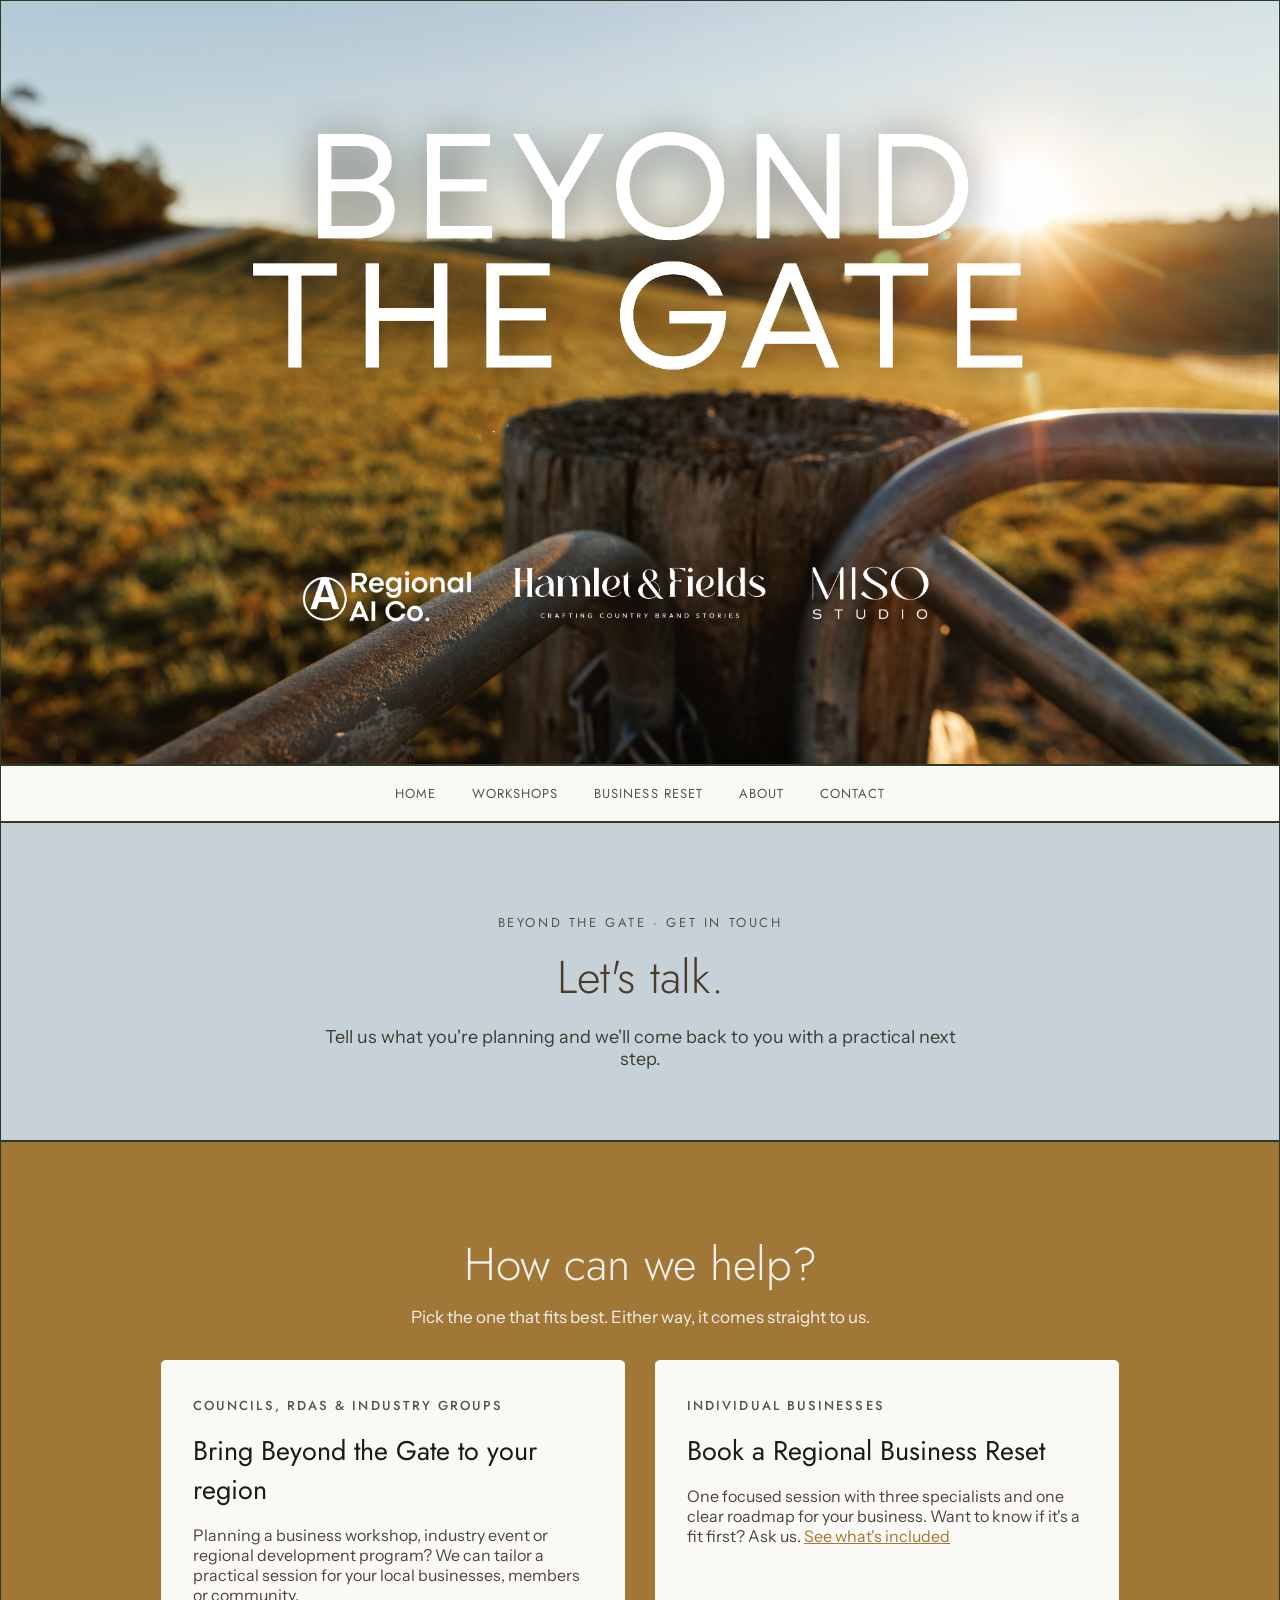
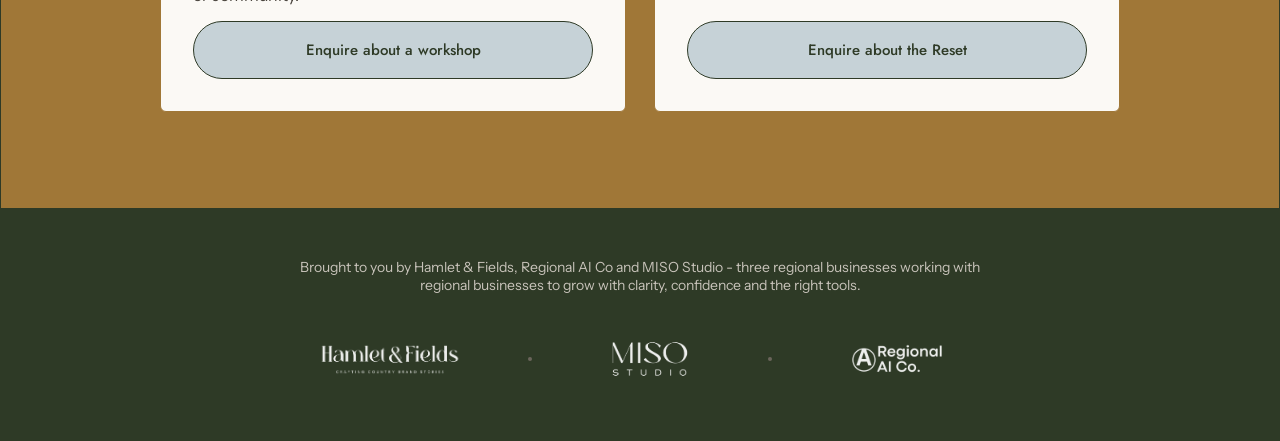
<file: contact.html>
<!DOCTYPE html>
<html lang="en">
<head>
<meta charset="UTF-8">
<meta name="viewport" content="width=device-width, initial-scale=1.0">
<title>Get in touch - Beyond the Gate</title>
<meta name="description" content="Enquire about a Beyond the Gate workshop for your region, or book a Regional Business Reset.">
<link rel="stylesheet" href="style.css">
<link rel="icon" href="assets/favicon.ico" sizes="any">
<link rel="icon" type="image/png" href="assets/favicon-32.png" sizes="32x32">
<link rel="apple-touch-icon" href="assets/apple-touch-icon.png">
<style>
  .reset-hero {
    background: var(--cta-bg);
    text-align: center;
    padding: 90px 24px 70px;
  }
  .reset-hero .eyebrow { justify-content: center; display: flex; }
  .reset-hero h1 {
    font-family: 'Jost', sans-serif;
    font-weight: 300;
    font-size: 46px;
    color: var(--cta-heading);
    margin: 8px 0 16px 0;
  }
  .reset-hero p {
    font-size: 18px;
    color: var(--text-body-alt);
    max-width: 640px;
    margin: 0 auto;
  }
  .capture h2 { text-align:center; max-width:none; }
  .capture > .capture-inner > p { text-align:center; max-width:none; margin-left:auto; margin-right:auto; }
  .contact-cards .download-card { text-align:left; }
  .contact-cards .btn-blue { display:block; text-align:center; margin-top:auto; }
  @media (max-width:760px){ .reset-hero h1 { font-size:30px; } .reset-hero { padding:60px 24px 44px; } }
</style>
</head>
<body>

  <a href="/">
    <section class="hero section">
      <img src="assets/hero-beyond-the-gate.png" alt="Beyond the Gate - Hamlet & Fields, Regional AI Co and MISO Studio">
    </section>
  </a>

  <nav class="mini-nav section">
    <a href="/">Home</a>
    <a href="/workshops">Workshops</a>
    <a href="/business-reset">Business Reset</a>
    <a href="/about">About</a>
    <a href="/contact">Contact</a>
  </nav>

  <section class="reset-hero section">
    <div class="eyebrow">Beyond the Gate &middot; get in touch</div>
    <h1>Let's talk.</h1>
    <p>Tell us what you're planning and we'll come back to you with a practical next step.</p>
  </section>

  <section id="contact" class="capture section" style="background:var(--ochre);">
    <div class="capture-inner" style="max-width:960px;">
      <h2 style="color:var(--footer-heading);">How can we help?</h2>
      <p style="color:var(--footer-heading);">Pick the one that fits best. Either way, it comes straight to us.</p>
      <div class="card-grid contact-cards" style="margin-top:28px;">
        <div class="download-card">
          <div class="biz-label">Councils, RDAs &amp; industry groups</div>
          <h3>Bring Beyond the Gate to your region</h3>
          <p>Planning a business workshop, industry event or regional development program? We can tailor a practical session for your local businesses, members or community.</p>
          <a class="btn-blue" href="mailto:hayley@miso-studio.au?subject=Beyond%20the%20Gate%20-%20Workshop%20Enquiry">Enquire about a workshop</a>
        </div>
        <div class="download-card">
          <div class="biz-label">Individual businesses</div>
          <h3>Book a Regional Business Reset</h3>
          <p>One focused session with three specialists and one clear roadmap for your business. Want to know if it's a fit first? Ask us. <a href="/business-reset" target="_blank" rel="noopener" style="color:var(--ochre); text-decoration:underline;">See what's included</a></p>
          <a class="btn-blue" href="mailto:hayley@miso-studio.au?subject=Beyond%20the%20Gate%20-%20Business%20Reset%20Enquiry">Enquire about the Reset</a>
        </div>
      </div>
    </div>
  </section>

  <footer class="footer section">
    <div class="footer-copy">Brought to you by Hamlet &amp; Fields, Regional AI Co and MISO Studio - three regional businesses working with regional businesses to grow with clarity, confidence and the right tools.</div>
    <div class="footer-logos">
      <a href="https://hamletandfields.au/" target="_blank" rel="noopener"><img class="logo-hf" src="assets/logo-hamlet-fields.png" alt="Hamlet & Fields"></a>
      <span class="dot"></span>
      <a href="https://www.miso-studio.au/" target="_blank" rel="noopener"><img class="logo-miso" src="assets/logo-miso.png" alt="MISO Studio"></a>
      <span class="dot"></span>
      <a href="https://regionalaico.com.au/" target="_blank" rel="noopener"><img class="logo-rai" src="assets/logo-regionalai.png" alt="Regional AI Co."></a>
    </div>
  </footer>

</body>
</html>
</file>
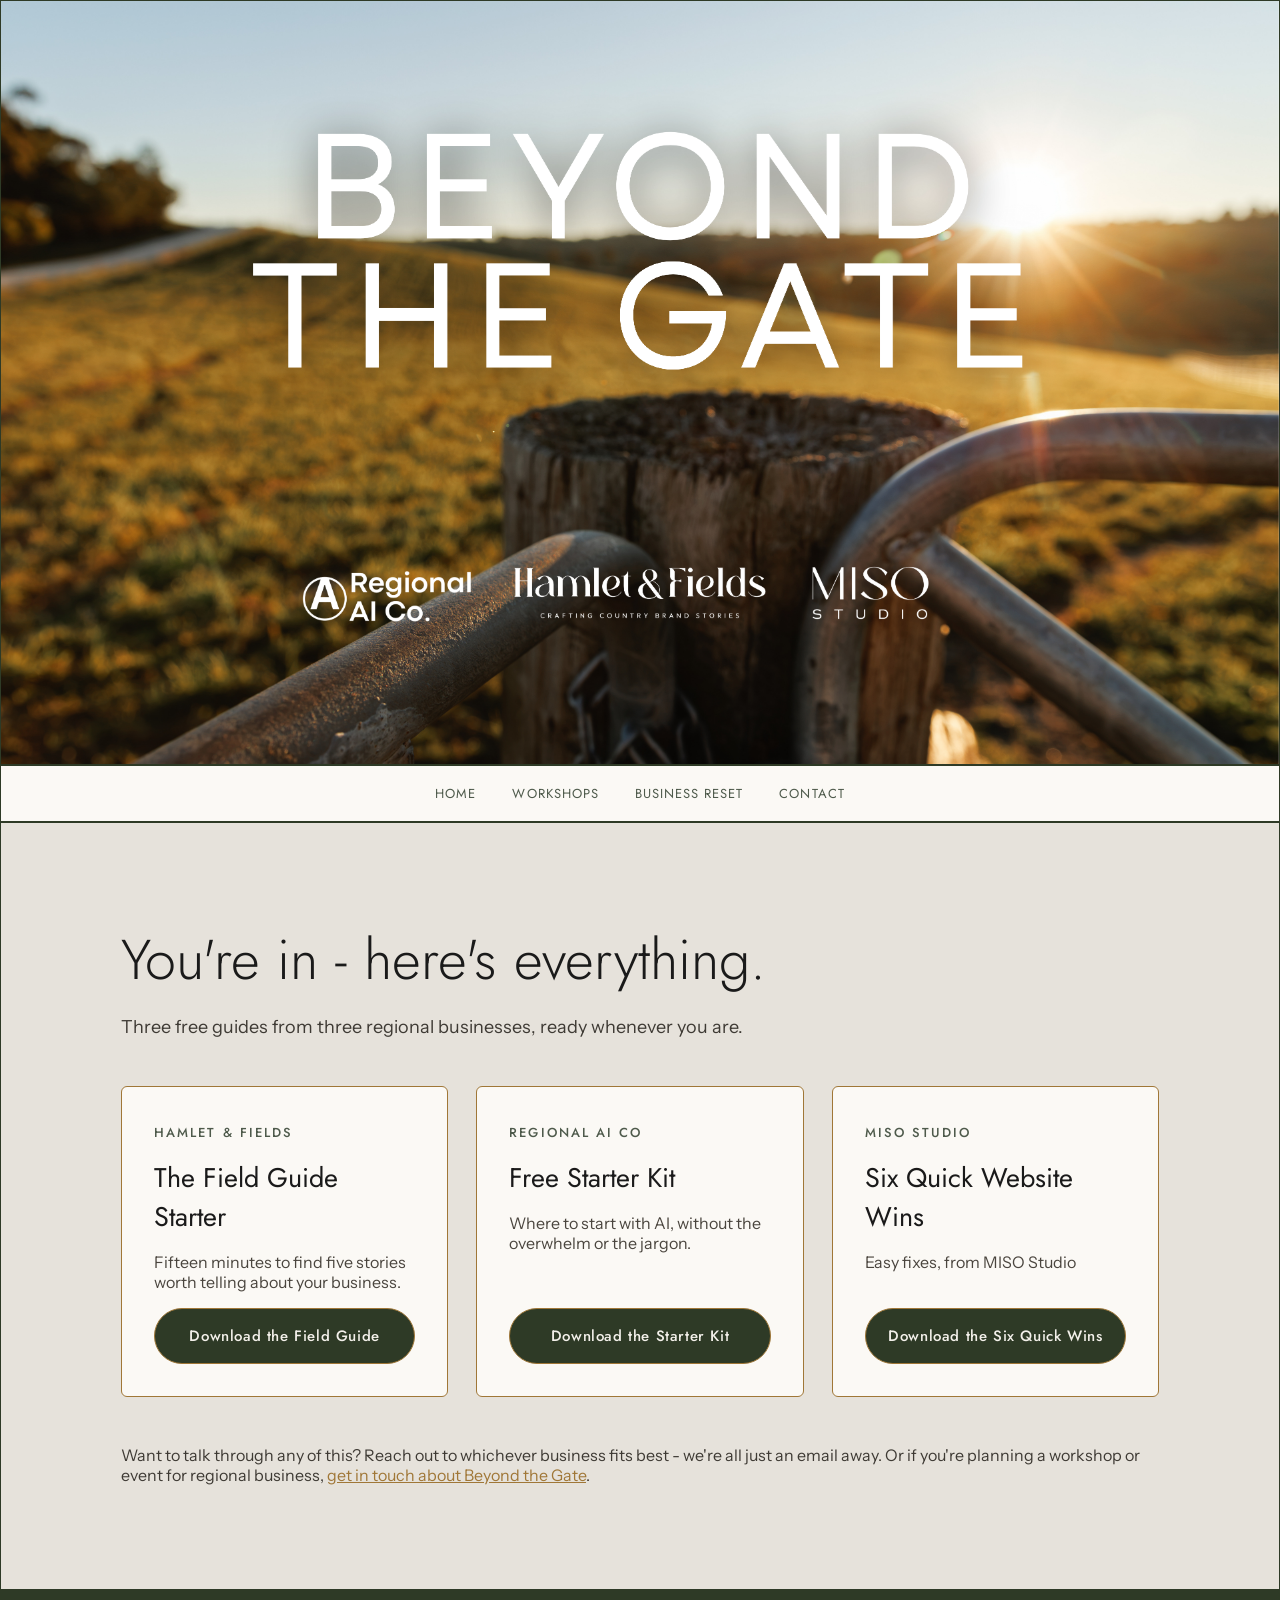
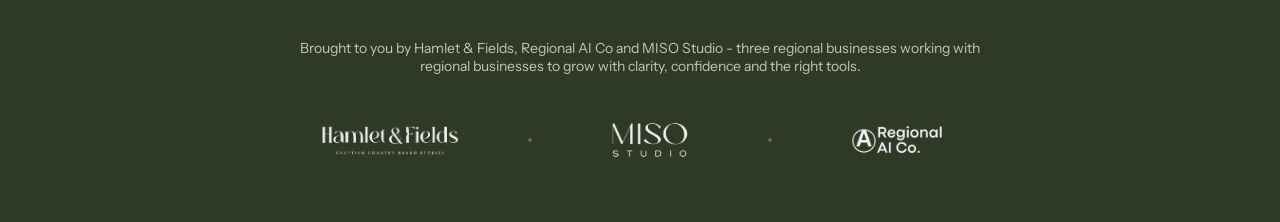
<file: thank-you.html>
<!DOCTYPE html>
<html lang="en">
<head>
<meta charset="UTF-8">
<meta name="viewport" content="width=device-width, initial-scale=1.0">
<title>You're in - Beyond the Gate</title>
<meta name="description" content="Your three free regional business guides from Hamlet & Fields, Regional AI Co and MISO Studio.">
<meta name="robots" content="noindex">
<link rel="stylesheet" href="style.css">
<link rel="icon" href="assets/favicon.ico" sizes="any">
<link rel="icon" type="image/png" href="assets/favicon-32.png" sizes="32x32">
<link rel="apple-touch-icon" href="assets/apple-touch-icon.png">
</head>
<body>

  <a href="/">
    <section class="hero section">
      <img src="assets/hero-beyond-the-gate.png" alt="Beyond the Gate - Hamlet & Fields, Regional AI Co and MISO Studio">
    </section>
  </a>

  <nav class="mini-nav section">
    <a href="/">Home</a>
    <a href="/workshops">Workshops</a>
    <a href="/business-reset">Business Reset</a>
    <a href="/contact">Contact</a>
  </nav>

  <section class="thankyou-content section">
    <h1>You're in - here's everything.</h1>
    <p class="sub">Three free guides from three regional businesses, ready whenever you are.</p>

    <div class="card-grid">
      <div class="download-card">
        <div class="biz-label">Hamlet &amp; Fields</div>
        <h3>The Field Guide Starter</h3>
        <p>Fifteen minutes to find five stories worth telling about your business.</p>
        <a href="downloads/hamlet-and-fields-field-guide-starter.pdf" download class="btn-download">Download the Field Guide</a>
      </div>
      <div class="download-card">
        <div class="biz-label">Regional AI Co</div>
        <h3>Free Starter Kit</h3>
        <p>Where to start with AI, without the overwhelm or the jargon.</p>
        <a href="downloads/regional-ai-co-starter-kit.pdf" download class="btn-download">Download the Starter Kit</a>
      </div>
      <div class="download-card">
        <div class="biz-label">MISO Studio</div>
        <h3>Six Quick Website Wins</h3>
        <p>Easy fixes, from MISO Studio</p>
        <a href="downloads/miso-studio-six-quick-website-wins.pdf" download class="btn-download">Download the Six Quick Wins</a>
      </div>
    </div>

    <p class="closing-line">Want to talk through any of this? Reach out to whichever business fits best - we're all just an email away. Or if you're planning a workshop or event for regional business, <a href="/contact" style="color:var(--ochre); text-decoration:underline;">get in touch about Beyond the Gate</a>.</p>
  </section>

  <footer class="footer section">
    <div class="footer-copy">Brought to you by Hamlet &amp; Fields, Regional AI Co and MISO Studio - three regional businesses working with regional businesses to grow with clarity, confidence and the right tools.</div>
    <div class="footer-logos">
      <a href="https://hamletandfields.au/" target="_blank" rel="noopener"><img class="logo-hf" src="assets/logo-hamlet-fields.png" alt="Hamlet & Fields"></a>
      <span class="dot"></span>
      <a href="https://www.miso-studio.au/" target="_blank" rel="noopener"><img class="logo-miso" src="assets/logo-miso.png" alt="MISO Studio"></a>
      <span class="dot"></span>
      <a href="https://regionalaico.com.au/" target="_blank" rel="noopener"><img class="logo-rai" src="assets/logo-regionalai.png" alt="Regional AI Co."></a>
    </div>
  </footer>

</body>
</html>
</file>
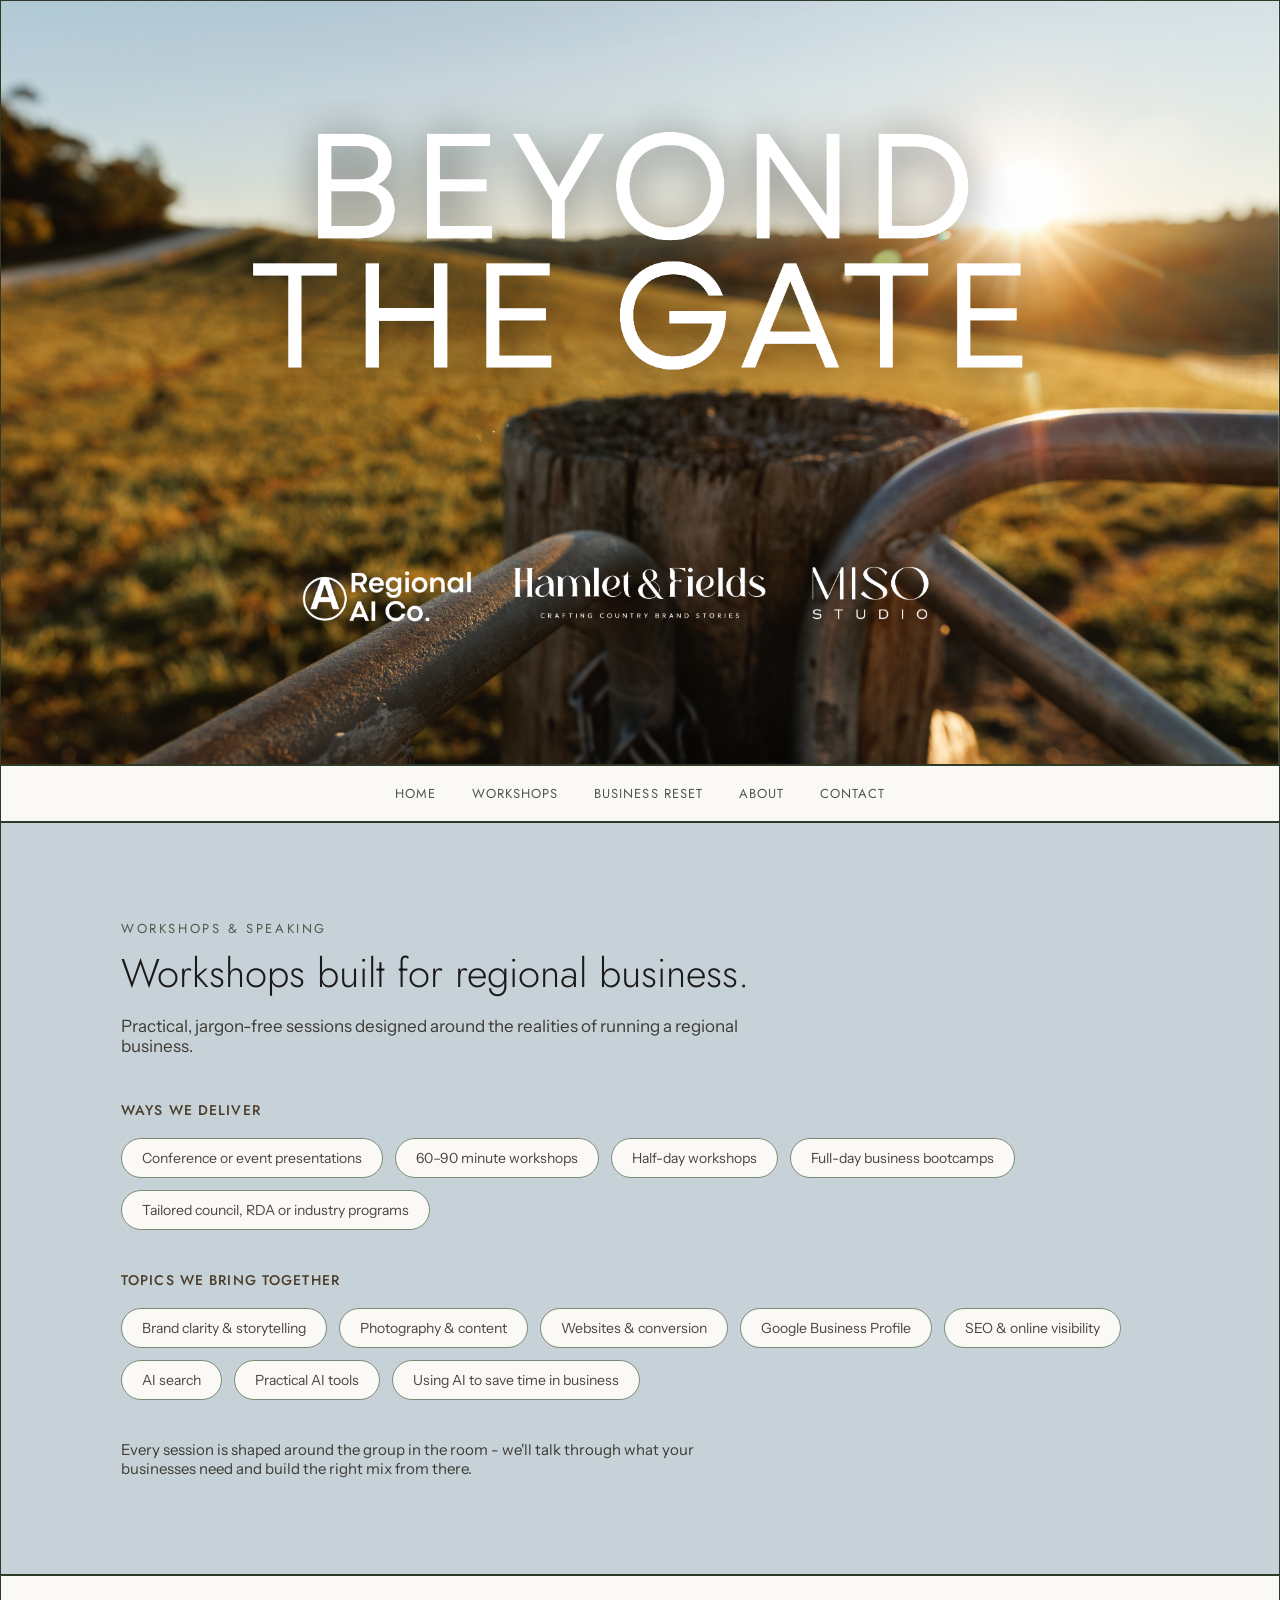
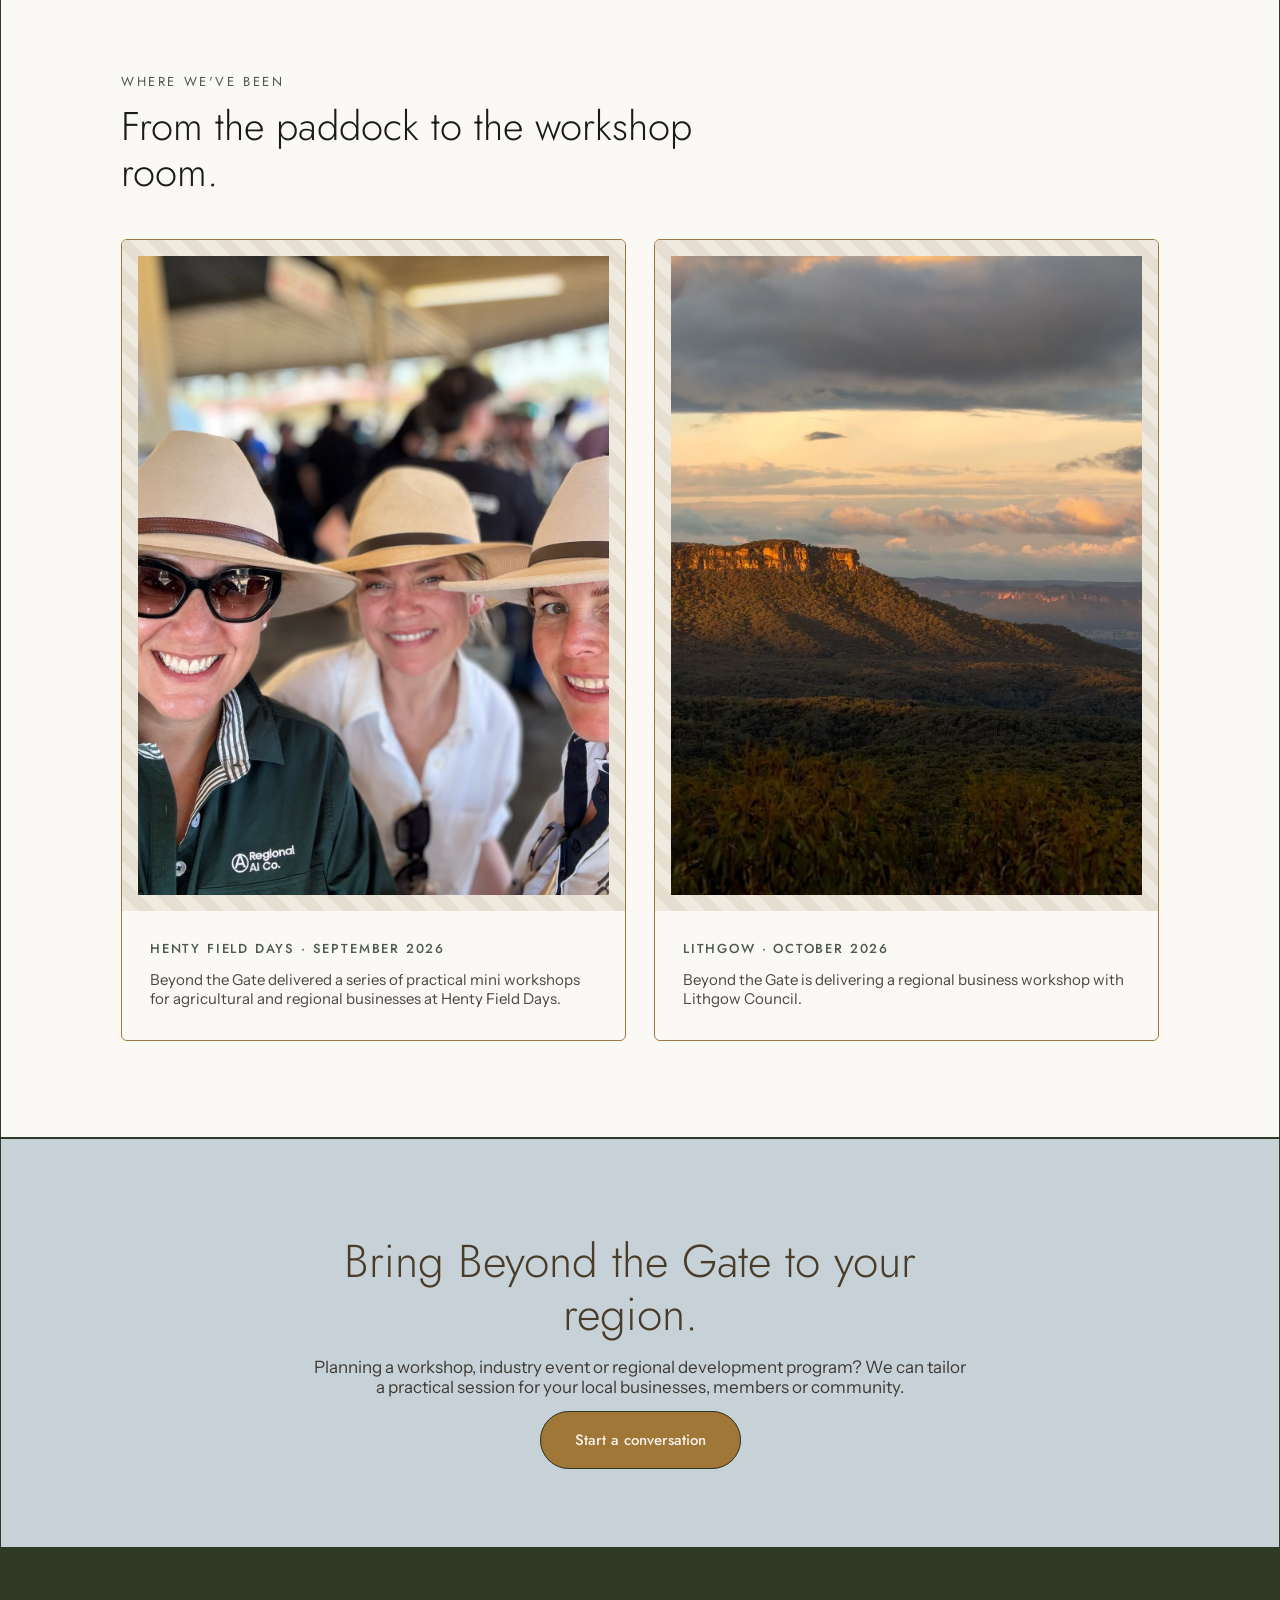
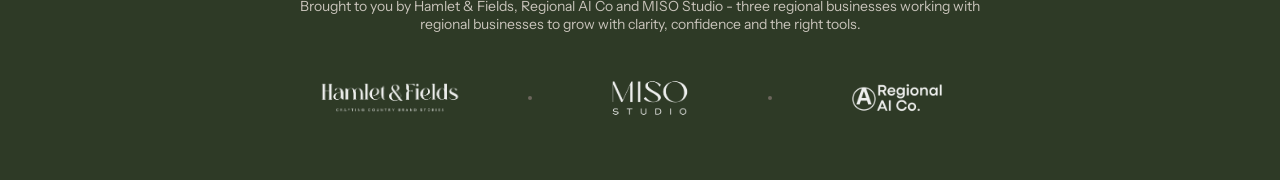
<file: workshops.html>
<!DOCTYPE html>
<html lang="en">
<head>
<meta charset="UTF-8">
<meta name="viewport" content="width=device-width, initial-scale=1.0">
<title>Workshops &amp; Speaking - Beyond the Gate</title>
<meta name="description" content="Practical, jargon-free workshops and speaking for regional business, from three regional specialists.">
<link rel="stylesheet" href="style.css">
<link rel="icon" href="assets/favicon.ico" sizes="any">
<link rel="icon" type="image/png" href="assets/favicon-32.png" sizes="32x32">
<link rel="apple-touch-icon" href="assets/apple-touch-icon.png">
</head>
<body>

  <a href="/">
    <section class="hero section">
      <img src="assets/hero-beyond-the-gate.png" alt="Beyond the Gate - Hamlet & Fields, Regional AI Co and MISO Studio">
    </section>
  </a>

  <nav class="mini-nav section">
    <a href="/">Home</a>
    <a href="/workshops">Workshops</a>
    <a href="/business-reset">Business Reset</a>
    <a href="/about">About</a>
    <a href="/contact">Contact</a>
  </nav>

    <section class="section-pad section" style="background:var(--cta-bg);">
    <div class="eyebrow">Workshops &amp; speaking</div>
    <h2>Workshops built for regional business.</h2>
    <p class="workshop-lede">Practical, jargon-free sessions designed around the realities of running a regional business.</p>

    <div class="chip-group">
      <h3>Ways we deliver</h3>
      <div class="chip-list">
        <span class="chip">Conference or event presentations</span>
        <span class="chip">60&ndash;90 minute workshops</span>
        <span class="chip">Half-day workshops</span>
        <span class="chip">Full-day business bootcamps</span>
        <span class="chip">Tailored council, RDA or industry programs</span>
      </div>
    </div>

    <div class="chip-group">
      <h3>Topics we bring together</h3>
      <div class="chip-list">
        <span class="chip">Brand clarity &amp; storytelling</span>
        <span class="chip">Photography &amp; content</span>
        <span class="chip">Websites &amp; conversion</span>
        <span class="chip">Google Business Profile</span>
        <span class="chip">SEO &amp; online visibility</span>
        <span class="chip">AI search</span>
        <span class="chip">Practical AI tools</span>
        <span class="chip">Using AI to save time in business</span>
      </div>
    </div>

    <p class="workshop-note">Every session is shaped around the group in the room - we'll talk through what your businesses need and build the right mix from there.</p>
  </section>

  <section id="proof" class="section-pad section">
    <div class="eyebrow">Where we've been</div>
    <h2>From the paddock to the workshop room.</h2>
    <div class="card-grid">
      <div class="proof-card">
        <div class="proof-image"><img src="assets/henty-field-days.jpg" alt="Fiona May, Tiffany Leahey and Hayley Urmston at Henty Field Days"></div>
        <div class="proof-body">
          <div class="biz-label">Henty Field Days &middot; September 2026</div>
          <p>Beyond the Gate delivered a series of practical mini workshops for agricultural and regional businesses at Henty Field Days.</p>
        </div>
      </div>
      <div class="proof-card">
        <div class="proof-image"><img src="assets/lithgow.jpg" alt="Blue Mountains escarpment near Lithgow" style="object-position: 15% center;"></div>
        <div class="proof-body">
          <div class="biz-label">Lithgow &middot; October 2026</div>
          <p>Beyond the Gate is delivering a regional business workshop with Lithgow Council.</p>
        </div>
      </div>
    </div>
  </section>

  <section class="capture section" style="background:var(--cta-bg);">
    <div class="capture-inner">
      <h2>Bring Beyond the Gate to your region.</h2>
      <p>Planning a workshop, industry event or regional development program? We can tailor a practical session for your local businesses, members or community.</p>
      <a class="btn-ochre" href="/contact" target="_blank" rel="noopener">Start a conversation</a>
    </div>
  </section>

<footer class="footer section">
    <div class="footer-copy">Brought to you by Hamlet &amp; Fields, Regional AI Co and MISO Studio - three regional businesses working with regional businesses to grow with clarity, confidence and the right tools.</div>
    <div class="footer-logos">
      <a href="https://hamletandfields.au/" target="_blank" rel="noopener"><img class="logo-hf" src="assets/logo-hamlet-fields.png" alt="Hamlet & Fields"></a>
      <span class="dot"></span>
      <a href="https://www.miso-studio.au/" target="_blank" rel="noopener"><img class="logo-miso" src="assets/logo-miso.png" alt="MISO Studio"></a>
      <span class="dot"></span>
      <a href="https://regionalaico.com.au/" target="_blank" rel="noopener"><img class="logo-rai" src="assets/logo-regionalai.png" alt="Regional AI Co."></a>
    </div>
  </footer>

</body>
</html>
</file>
<file: style.css>
@import url('https://fonts.googleapis.com/css2?family=Jost:wght@200;300;400;500&family=Instrument+Sans:wght@400;500&display=swap');

:root {
  --green: #2E3A26;
  --green-hover: #3A4A30;
  --ochre: #A07737;
  --ochre-hover: #8A6530;
  --sage: #7A8C76;
  --cta-bg: #C6D2D7;
  --card-bg: #FBF9F5;
  --text-dark: #1A1A1A;
  --text-body: #4A453E;
  --text-body-alt: #3E3A34;
  --text-label: #4E5A4B;
  --cta-heading: #4A3C29;
  --footer-body: #C8C3BA;
  --footer-heading: #F3F0EA;
  --dot: #6B655C;
  --dark-brown: #2E3A26; /* was brown #332114 - changed to green per brand feedback */
  --input-border: rgba(25, 19, 11, 0.28);
}

* { box-sizing: border-box; }

body {
  margin: 0;
  font-family: 'Instrument Sans', sans-serif;
  color: var(--text-body);
  background: var(--card-bg);
}

h1, h2, h3, .eyebrow, .label {
  font-family: 'Jost', sans-serif;
}

a { text-decoration: none; }

.section {
  border: 1px solid var(--green);
}

/* ---------- HERO ---------- */
.hero {
  position: relative;
}
.hero img {
  display: block;
  width: 100%;
  aspect-ratio: 1440 / 860;
  object-fit: cover;
  object-position: center 55%;
}

/* ---------- WHAT YOU'LL GET / CARD SECTIONS ---------- */
.section-pad {
  padding: 96px 120px;
}
.eyebrow {
  font-size: 13px;
  letter-spacing: 0.2em;
  text-transform: uppercase;
  color: var(--text-label);
  margin-bottom: 12px;
}
.section h2 {
  font-weight: 300;
  font-size: 40px;
  line-height: 1.15;
  color: var(--text-dark);
  margin: 0 0 44px 0;
  max-width: 640px;
}
.card-grid {
  display: flex;
  gap: 28px;
}
.card-grid > * { flex: 1; }
.guide-card {
  background: var(--card-bg);
  border: 1px solid var(--ochre);
  border-radius: 6px;
  padding: 36px 32px 40px;
  display: flex;
  flex-direction: column;
  gap: 18px;
}
.tick {
  width: 28px;
  height: 2px;
  background: var(--sage);
}
.card-num {
  font-size: 13px;
  color: var(--text-label);
}
.guide-card h3 {
  font-weight: 400;
  font-size: 25px;
  color: var(--text-dark);
  margin: 0;
}
.guide-card p {
  font-size: 16px;
  color: var(--text-body);
  margin: 0;
}
.specialist-card h3 { font-size: 20px; margin-bottom: 6px; }
.specialist-card .sub {
  font-family: 'Jost', sans-serif;
  font-size: 13px;
  letter-spacing: 0.08em;
  text-transform: uppercase;
  color: var(--ochre);
  margin: -4px 0 10px 0;
  display: block;
}

/* ---------- HOMEPAGE HERO COPY ---------- */
.hero-copy {
  text-align: center;
}
.hero-copy .eyebrow { justify-content: center; display: flex; }
.hero-copy h1 {
  font-weight: 300;
  font-size: 48px;
  line-height: 1.15;
  color: var(--text-dark);
  max-width: 760px;
  margin: 0 auto 14px auto;
}
.hero-copy .subhead {
  font-family: 'Jost', sans-serif;
  font-size: 20px;
  font-weight: 400;
  color: var(--cta-heading);
  margin: 0 0 20px 0;
}
.hero-copy .body-text {
  font-size: 17px;
  line-height: 1.6;
  color: var(--text-body);
  max-width: 620px;
  margin: 0 auto 36px auto;
}
.hero-cta-row {
  display: flex;
  justify-content: center;
  align-items: center;
  gap: 28px;
  flex-wrap: wrap;
}
.link-arrow {
  font-family: 'Jost', sans-serif;
  font-size: 15px;
  font-weight: 500;
  color: var(--cta-heading);
  border-bottom: 1px solid var(--sage);
  padding-bottom: 2px;
}
.link-arrow:hover { color: var(--ochre); }
.btn-blue {
  background: var(--cta-bg);
  border: 1px solid var(--green);
  border-radius: 999px;
  color: var(--green);
  font-family: 'Jost', sans-serif;
  font-weight: 500;
  font-size: 15px;
  padding: 17px 34px;
  cursor: pointer;
  white-space: nowrap;
  display: inline-block;
}
.btn-blue:hover { background: #B4C1C7; }

/* ---------- EMAIL CAPTURE / CTA BLOCKS ---------- */
.capture {
  background: var(--cta-bg);
  text-align: center;
  padding: 96px 120px;
}
.capture-inner {
  max-width: 660px;
  margin: 0 auto;
}
.capture h2 {
  font-weight: 300;
  font-size: 46px;
  color: var(--cta-heading);
  margin: 0 0 16px 0;
}
.capture > .capture-inner > p {
  font-size: 17px;
  color: var(--text-body-alt);
  margin: 0 0 32px 0;
}
.field-label {
  font-size: 12px;
  letter-spacing: 0.16em;
  text-transform: uppercase;
  color: var(--cta-heading);
  text-align: left;
  margin-bottom: 8px;
}
.form-row {
  display: flex;
  gap: 12px;
  align-items: stretch;
}
.form-row input[type="email"] {
  flex: 1;
  background: #fff;
  border: 1px solid var(--input-border);
  border-radius: 6px;
  padding: 17px;
  font-size: 16px;
  font-family: 'Instrument Sans', sans-serif;
  color: var(--text-dark);
}
.btn-ochre {
  background: var(--ochre);
  border: 1px solid var(--green);
  border-radius: 999px;
  color: #F3F0EA;
  font-family: 'Jost', sans-serif;
  font-weight: 500;
  font-size: 15px;
  padding: 17px 34px;
  cursor: pointer;
  white-space: nowrap;
}
.btn-ochre:hover { background: var(--ochre-hover); }
.consent {
  display: flex;
  gap: 8px;
  align-items: flex-start;
  text-align: left;
  font-size: 13px;
  color: var(--text-body-alt);
  margin-top: 16px;
}
.fine-print {
  font-size: 11px;
  color: var(--text-body-alt);
  opacity: 0.7;
  text-align: left;
  margin-top: 8px;
}

/* ---------- FOOTER ---------- */
.footer {
  background: var(--dark-brown);
  padding: 48px 40px;
  text-align: center;
}
.footer-copy {
  font-size: 14px;
  color: var(--footer-body);
  max-width: 700px;
  margin: 0 auto 32px auto;
}
.footer-logos {
  display: flex;
  justify-content: center;
  align-items: center;
  gap: 64px;
  flex-wrap: wrap;
}
.footer-logos a { opacity: 0.92; transition: opacity 0.15s; }
.footer-logos a:hover { opacity: 1; }
.footer-logos img { display: block; }
.logo-hf { height: 37px; }
.logo-rai { height: 32px; }
.logo-miso { height: 66px; }
.dot { width: 4px; height: 4px; background: var(--dot); border-radius: 50%; }

/* ---------- TOPBAR / THANK YOU PAGE ---------- */
.topbar {
  background: var(--dark-brown);
  text-align: center;
  padding: 22px 24px;
}
.topbar span {
  font-family: 'Jost', sans-serif;
  font-weight: 200;
  font-size: 19px;
  letter-spacing: 0.34em;
  color: var(--footer-heading);
}
.thankyou-content {
  padding: 96px 120px 88px;
  background: #E6E2DB;
}
.thankyou-content h1 {
  font-weight: 300;
  font-size: 56px;
  color: var(--text-dark);
  margin: 0 0 16px 0;
}
.thankyou-content > .sub {
  font-size: 18px;
  color: var(--text-body-alt);
  margin: 0 0 48px 0;
}
.download-card {
  background: var(--card-bg);
  border: 1px solid var(--ochre);
  border-radius: 6px;
  padding: 36px 32px 32px;
  display: flex;
  flex-direction: column;
  gap: 16px;
}
.download-card .biz-label {
  font-family: 'Jost', sans-serif;
  font-weight: 500;
  font-size: 13px;
  letter-spacing: 0.16em;
  text-transform: uppercase;
  color: var(--text-label);
}
.download-card h3 {
  font-weight: 400;
  font-size: 27px;
  color: var(--text-dark);
  margin: 0;
}
.download-card p {
  font-size: 16px;
  color: var(--text-body);
  margin: 0;
}
.btn-download {
  margin-top: auto;
  display: block;
  text-align: center;
  background: var(--green);
  color: var(--footer-heading);
  border: 1px solid var(--ochre);
  border-radius: 999px;
  padding: 16px 20px;
  font-family: 'Jost', sans-serif;
  font-weight: 500;
  font-size: 15px;
  letter-spacing: 0.04em;
}
.btn-download:hover { background: var(--green-hover); color: #fff; }
.closing-line {
  font-size: 16px;
  color: var(--text-body-alt);
  margin-top: 48px;
  max-width: 100%;
}

.back-link {
  display: block;
  text-align: center;
  font-size: 13px;
  color: var(--text-label);
  padding: 18px 0;
  background: var(--card-bg);
}

/* ---------- MINI NAV ---------- */
.mini-nav {
  display: flex;
  justify-content: center;
  align-items: center;
  gap: 36px;
  flex-wrap: wrap;
  padding: 18px 24px;
  background: var(--card-bg);
}
.mini-nav a {
  font-family: 'Jost', sans-serif;
  font-size: 13px;
  letter-spacing: 0.08em;
  text-transform: uppercase;
  color: var(--text-label);
}
.mini-nav a:hover { color: var(--ochre); }

/* ---------- WORKSHOPS & SPEAKING ---------- */
.workshop-lede {
  font-size: 17px;
  color: var(--text-body-alt);
  max-width: 640px;
  margin: -24px 0 44px 0;
}
.chip-group { margin-bottom: 40px; }
.chip-group:last-child { margin-bottom: 0; }
.chip-group h3 {
  font-family: 'Jost', sans-serif;
  font-weight: 500;
  font-size: 14px;
  letter-spacing: 0.08em;
  text-transform: uppercase;
  color: var(--cta-heading);
  margin: 0 0 18px 0;
}
.chip-list {
  display: flex;
  flex-wrap: wrap;
  gap: 12px;
}
.chip {
  display: inline-block;
  background: var(--card-bg);
  border: 1px solid var(--sage);
  border-radius: 999px;
  padding: 10px 20px;
  font-size: 14px;
  color: var(--text-body);
}
.workshop-note {
  font-size: 15px;
  color: var(--text-body-alt);
  max-width: 640px;
  margin: 40px 0 0 0;
}

/* ---------- PROOF / WHERE WE'VE BEEN ---------- */
.proof-card {
  background: var(--card-bg);
  border: 1px solid var(--ochre);
  border-radius: 6px;
  overflow: hidden;
  display: flex;
  flex-direction: column;
}
.proof-image {
  aspect-ratio: 3 / 4;
  flex-shrink: 0;
  background: repeating-linear-gradient(45deg, #EFEAE0, #EFEAE0 12px, #E6DFD1 12px, #E6DFD1 24px);
  display: flex;
  align-items: center;
  justify-content: center;
  text-align: center;
  padding: 16px;
}
.proof-image span {
  font-size: 12px;
  letter-spacing: 0.08em;
  text-transform: uppercase;
  color: var(--text-label);
}
.proof-image { position: relative; overflow: hidden; }
.proof-image img {
  position: absolute;
  top: 16px;
  left: 16px;
  width: calc(100% - 32px);
  height: calc(100% - 32px);
  object-fit: cover;
  object-position: center 30%;
  display: block;
}

/* ---------- FULL-WIDTH PHOTO BAND ---------- */
.photo-band { line-height: 0; }
.photo-band img {
  display: block;
  width: 100%;
  aspect-ratio: 21 / 9;
  object-fit: cover;
  object-position: center 55%;
}
.proof-body {
  padding: 28px 28px 32px;
  display: flex;
  flex-direction: column;
  gap: 12px;
  flex: 1;
}
.proof-body .biz-label {
  font-family: 'Jost', sans-serif;
  font-weight: 500;
  font-size: 13px;
  letter-spacing: 0.14em;
  text-transform: uppercase;
  color: var(--text-label);
}
.proof-body h3 {
  font-weight: 400;
  font-size: 22px;
  color: var(--text-dark);
  margin: 0;
}
.proof-body p {
  font-size: 15px;
  color: var(--text-body);
  margin: 0;
}

/* ---------- RESPONSIVE ---------- */
@media (max-width: 760px) {
  .section-pad, .capture, .thankyou-content { padding: 40px 24px; }
  .card-grid { flex-direction: column; gap: 16px; }
  .section h2 { font-size: 30px; }
  .capture h2 { font-size: 32px; }
  .form-row { flex-direction: column; }
  .btn-ochre, .btn-blue { width: 100%; padding: 18px 20px; }
  .thankyou-content h1 { font-size: 34px; }
  .guide-card, .download-card { padding: 26px 24px; }
  .guide-card h3 { font-size: 21px; }
  .download-card h3 { font-size: 22px; }
  .footer-logos { gap: 28px; }
  .footer-logos .dot { display: none; }
  .logo-hf { height: 27px; }
  .logo-rai { height: 24px; }
  .logo-miso { height: 48px; }
  .mini-nav { gap: 18px 22px; }
  .workshop-lede { margin-top: 0; }
  .photo-band img { aspect-ratio: 4 / 3; }
  .hero-copy h1 { font-size: 30px; }
  .hero-copy .subhead { font-size: 17px; }
  .hero-copy .body-text { font-size: 16px; }
}
</file>
